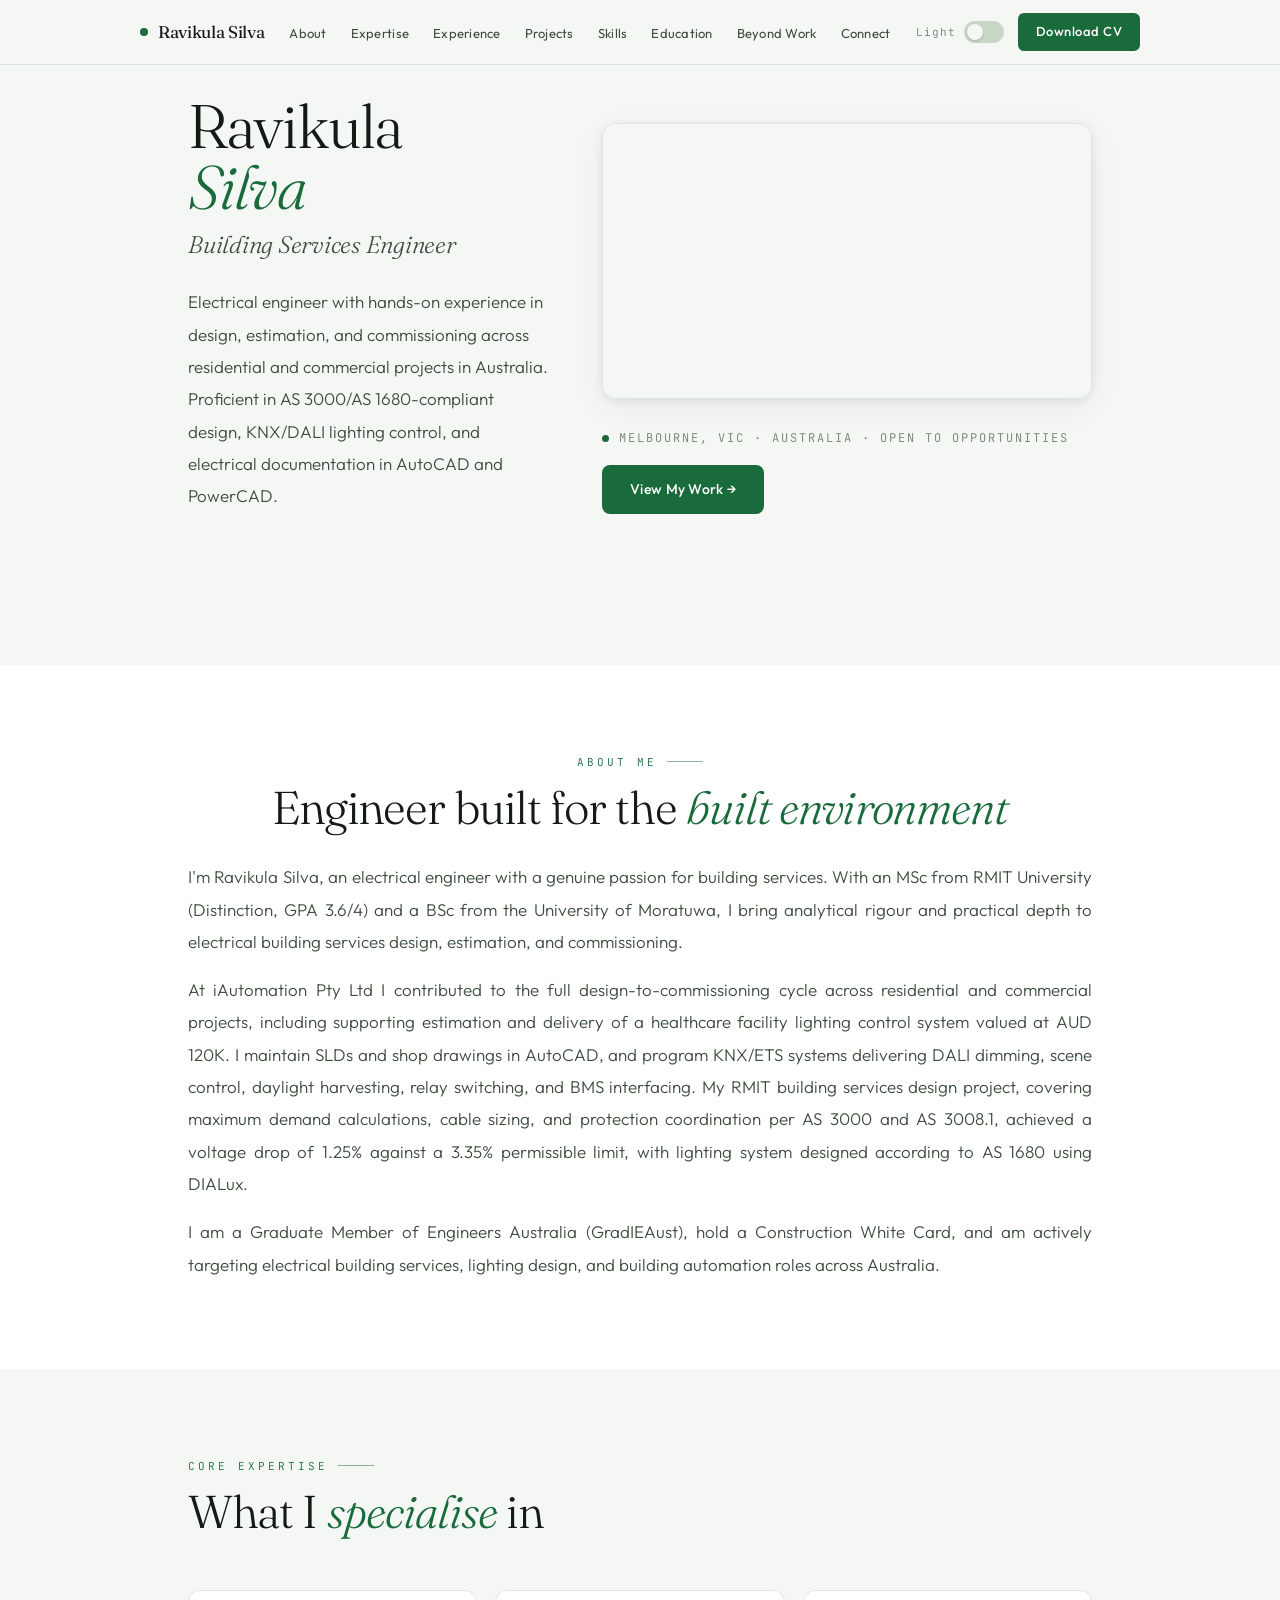
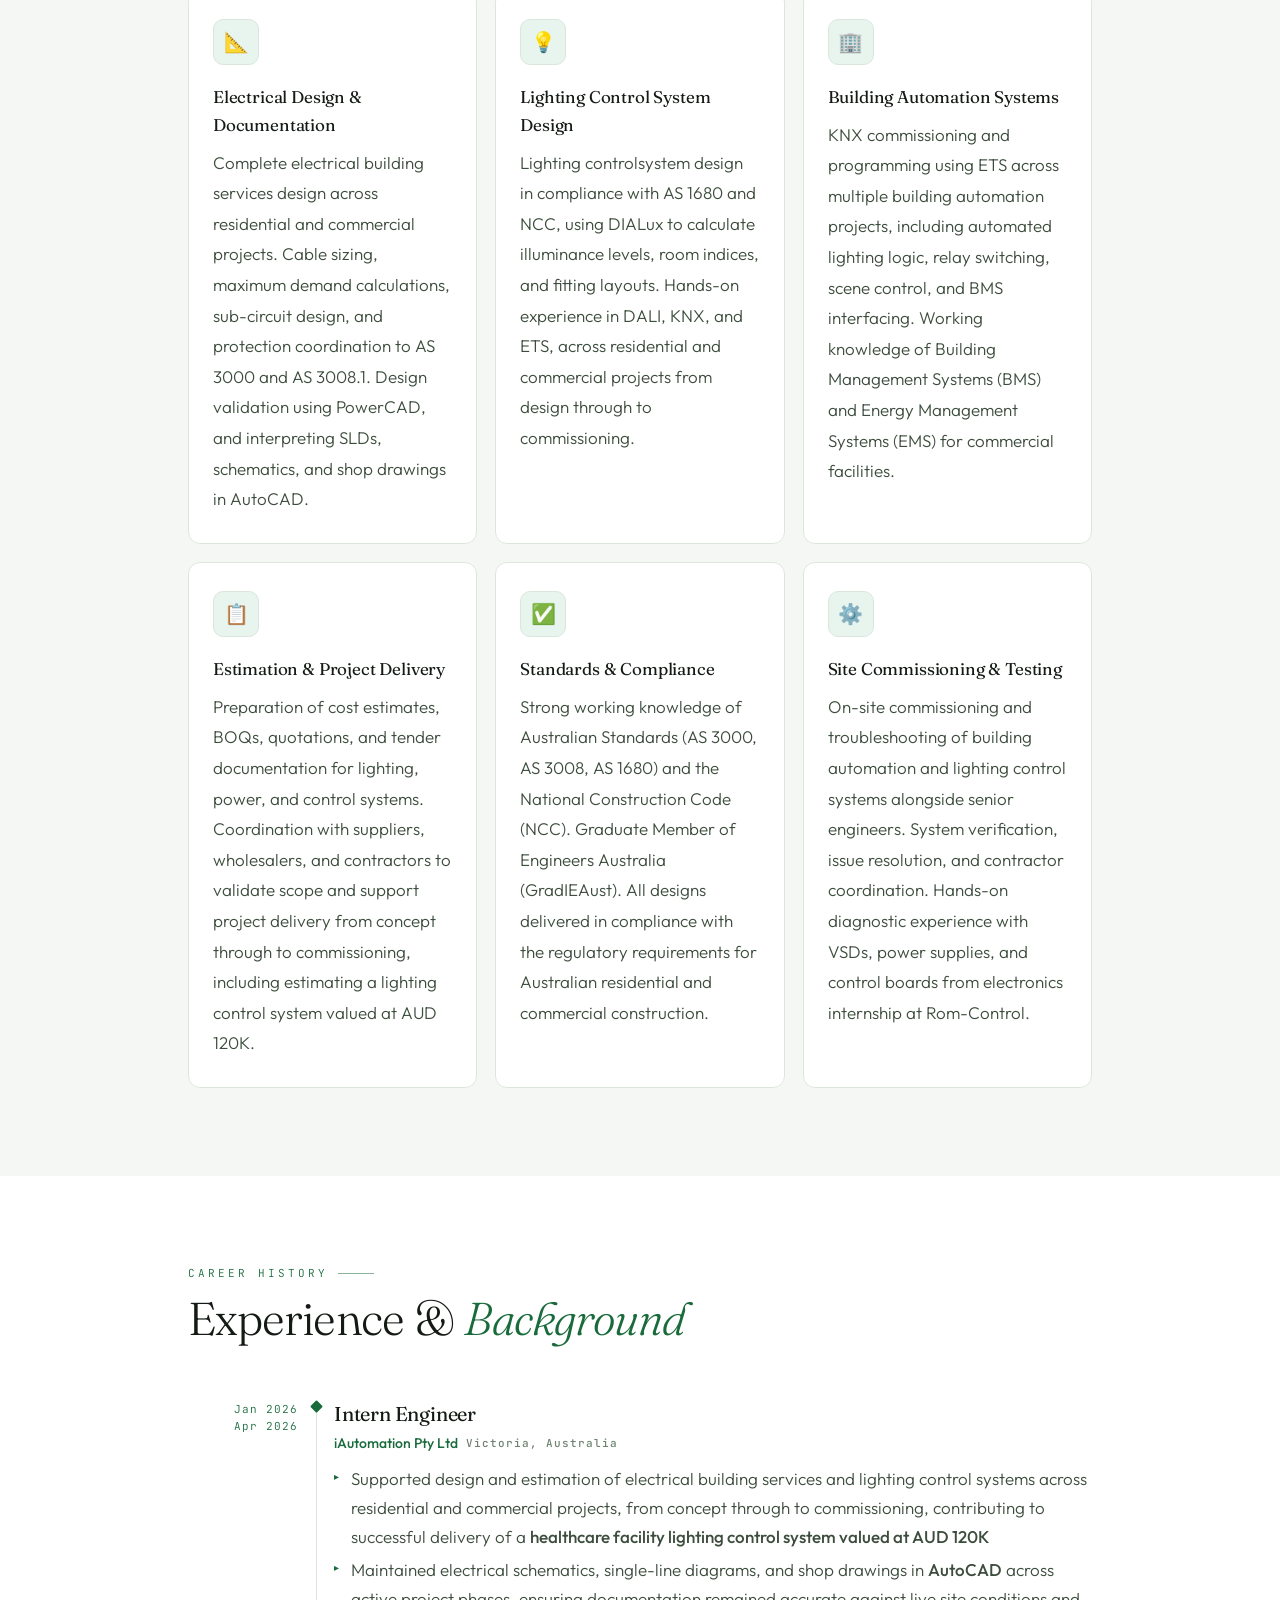
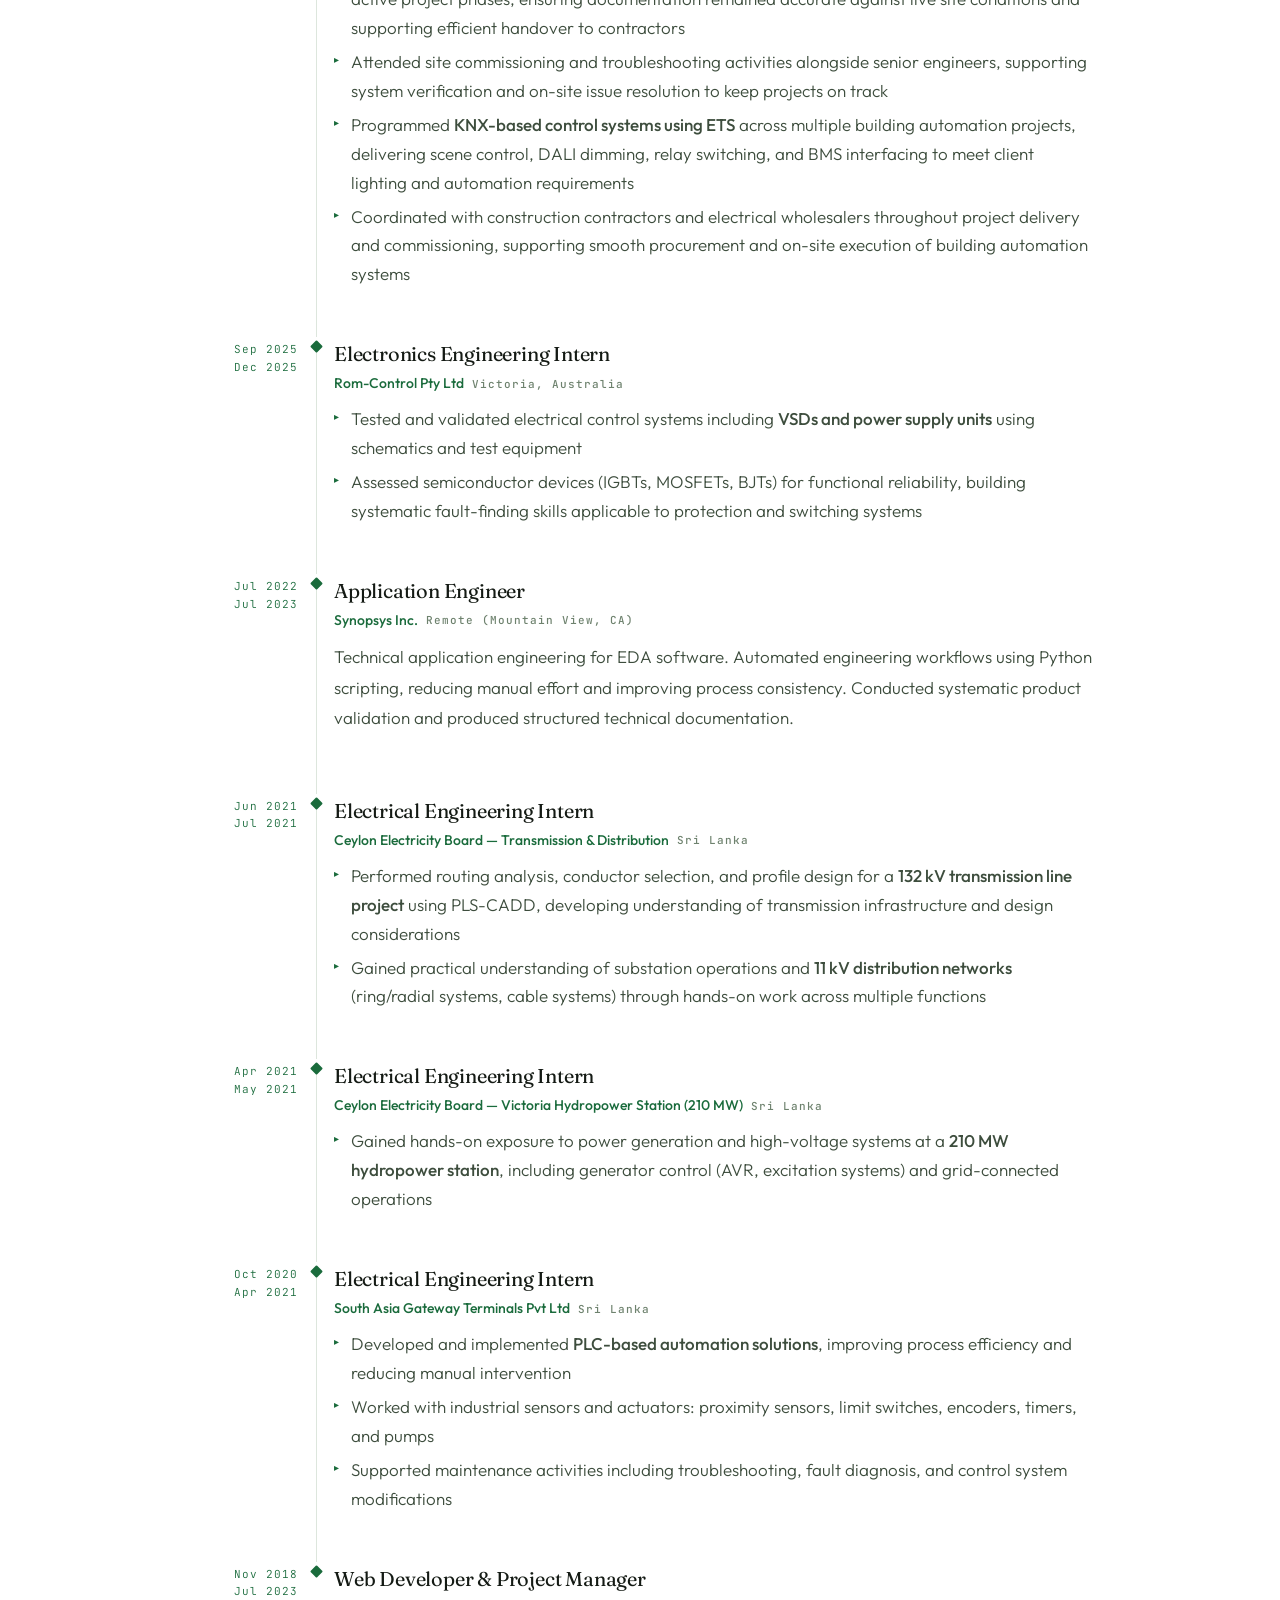
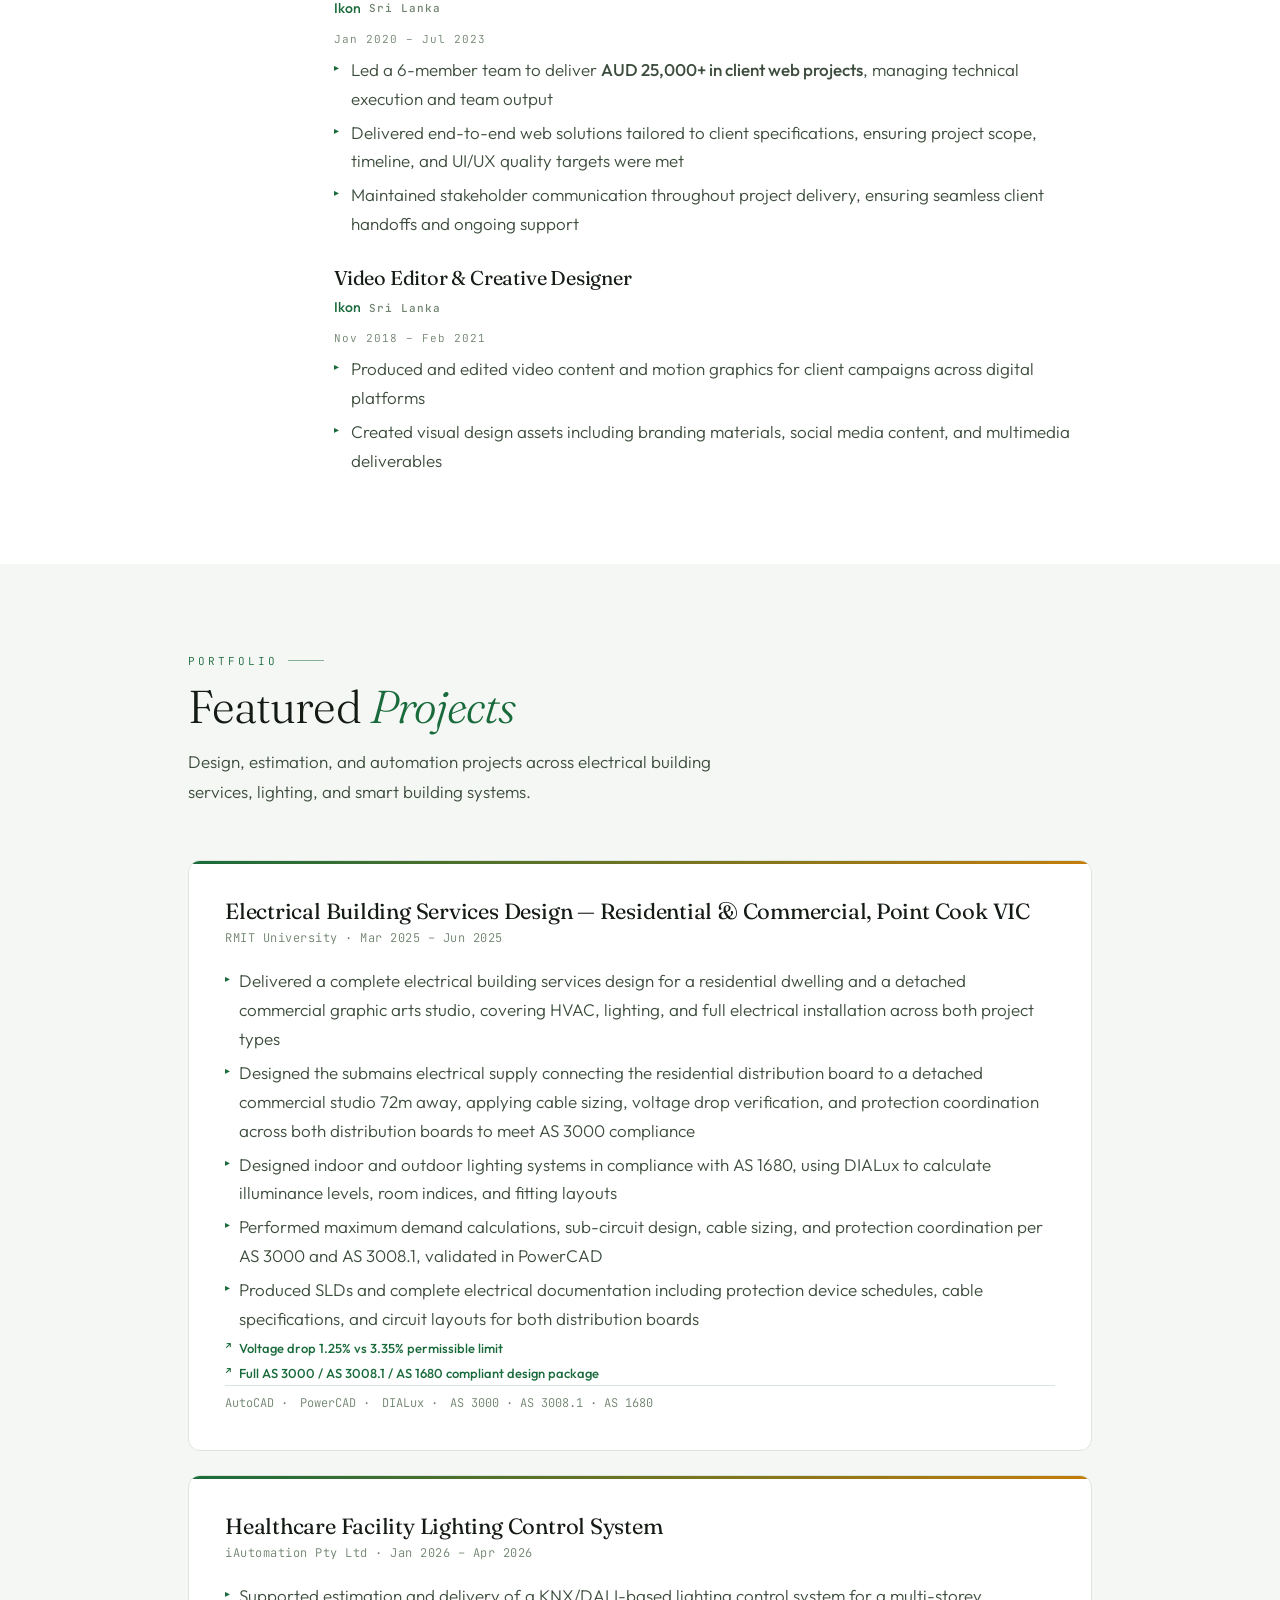
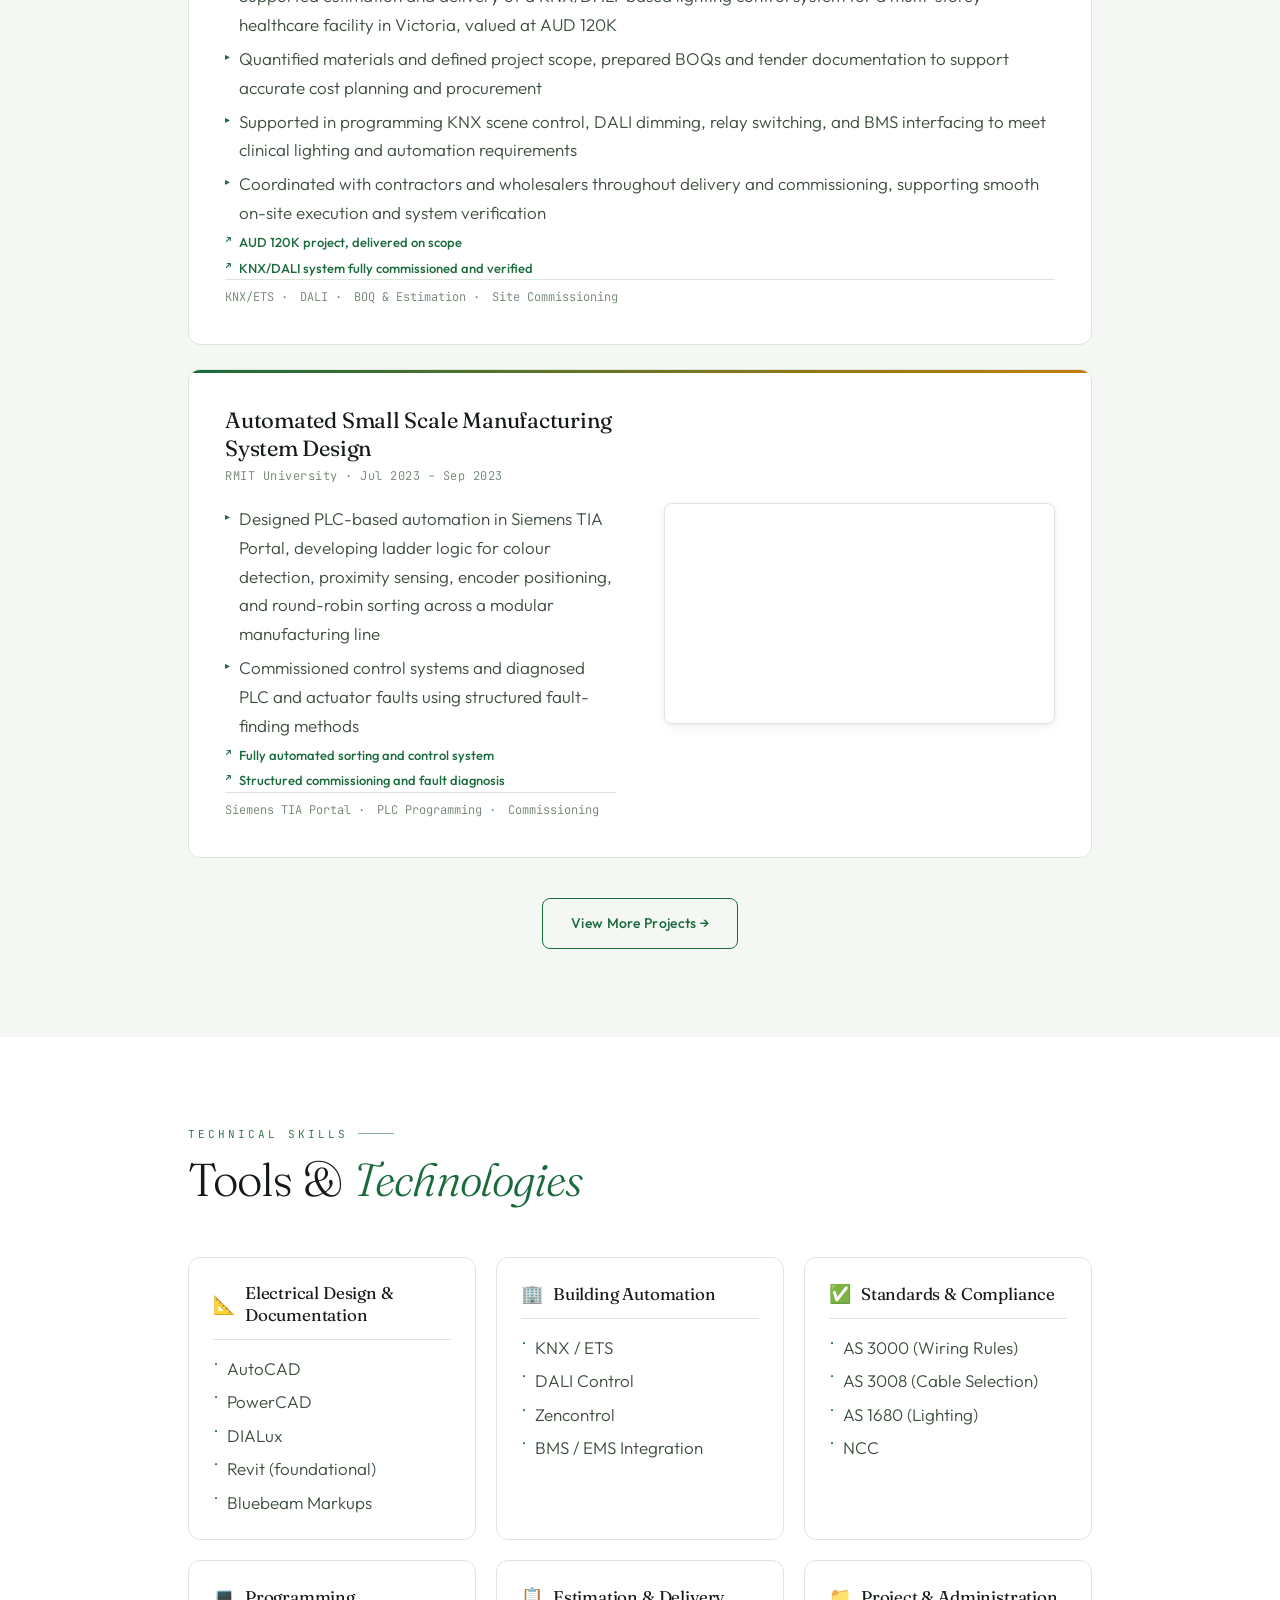
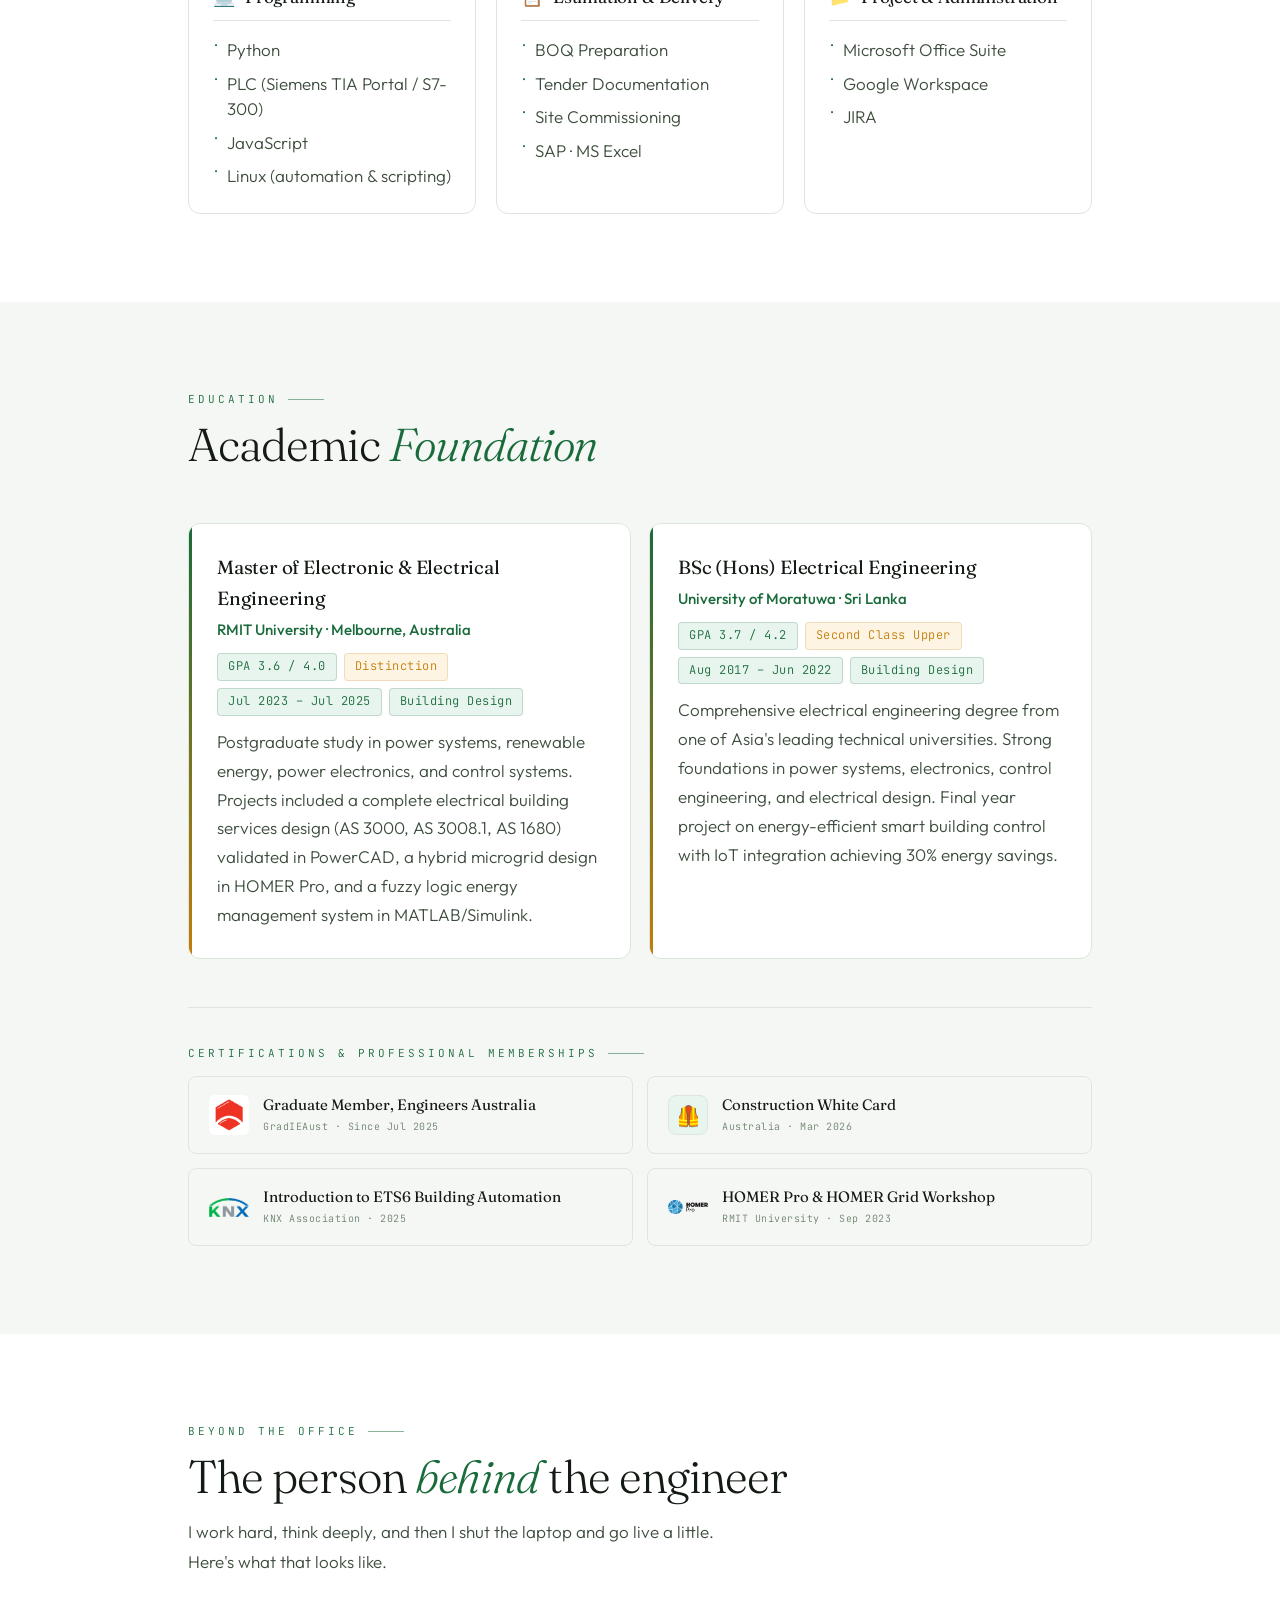
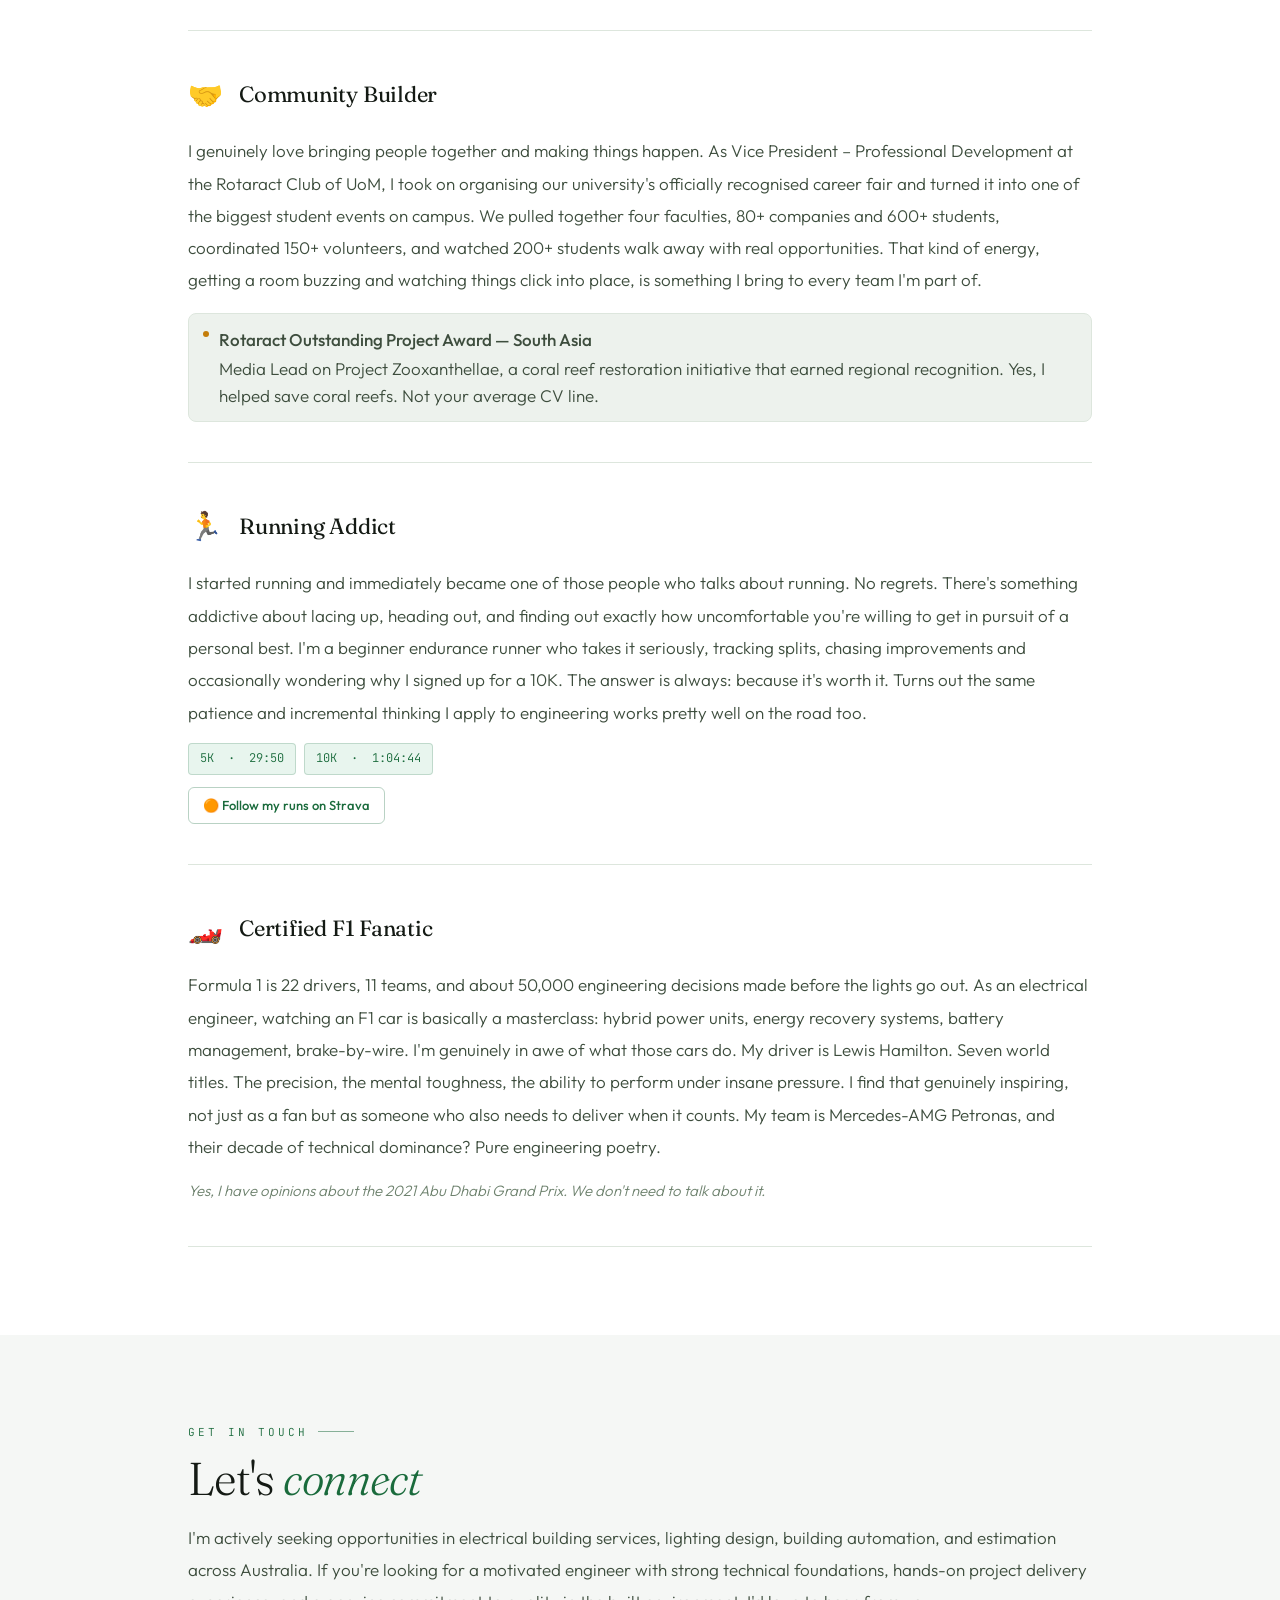
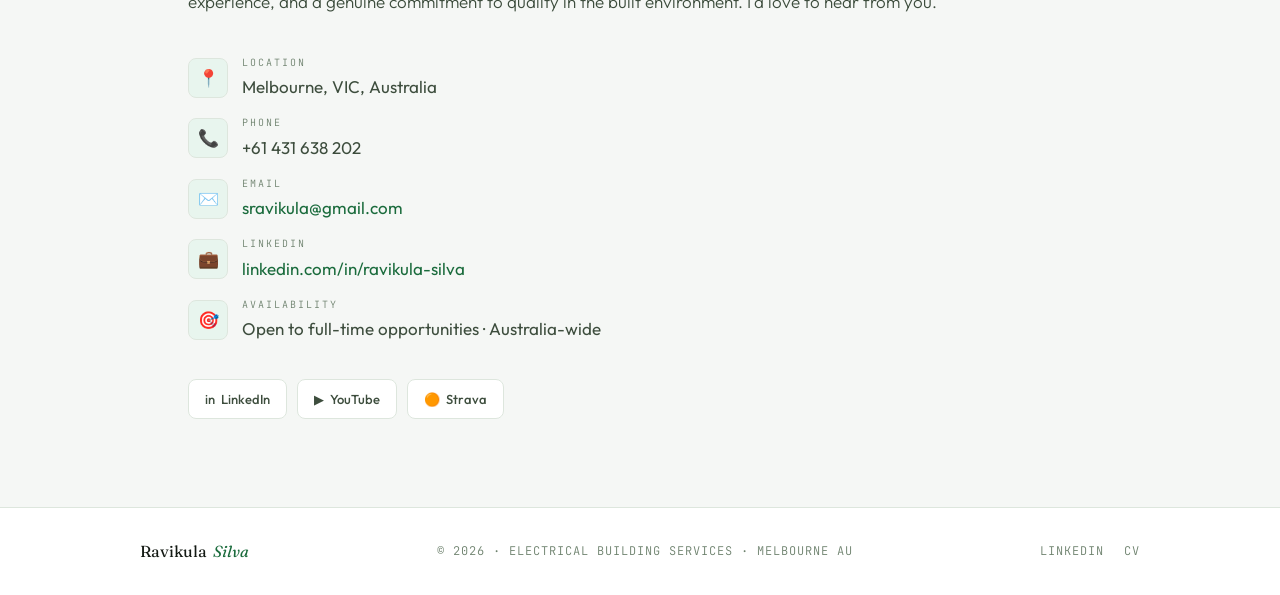
<file: index.html>
<!DOCTYPE html>
<html lang="en" data-theme="light">
<head>
  <meta charset="UTF-8">
  <meta name="viewport" content="width=device-width, initial-scale=1.0">
  <title>Ravikula Silva — Electrical Building Services Engineer</title>
  <meta name="description" content="Ravikula Silva — Electrical Building Services Engineer. Melbourne, Australia. MSc RMIT Distinction. AutoCAD, DIALux, KNX/ETS, PowerCAD, AS 3000, AS 1680, NCC.">
  <link rel="preconnect" href="https://fonts.googleapis.com">
  <link href="https://fonts.googleapis.com/css2?family=Fraunces:ital,wght@0,300;0,400;0,600;1,300;1,400&family=Outfit:wght@300;400;500;600&family=JetBrains+Mono:wght@400;500&display=swap" rel="stylesheet">
  <link rel="stylesheet" href="styles.css">
  <!-- Google tag (gtag.js) -->
  <script async src="https://www.googletagmanager.com/gtag/js?id=G-GCCTSZGXBN"></script>
  <script>
    window.dataLayer = window.dataLayer || [];
    function gtag(){dataLayer.push(arguments);}
    gtag('js', new Date());
    gtag('config', 'G-GCCTSZGXBN');
  </script>
</head>
<body>

<div id="prog"></div>

<!-- NAV -->
<nav id="mainNav">
  <div class="nav-inner">
    <a href="index.html" class="nav-logo" style="text-decoration:none;color:inherit">
      <div class="nav-logo-dot"></div>
      Ravikula Silva
    </a>
    <ul class="nav-links">
      <li><a href="#about">About</a></li>
      <li><a href="#expertise">Expertise</a></li>
      <li><a href="#experience">Experience</a></li>
      <li><a href="#projects">Projects</a></li>
      <li><a href="#skills">Skills</a></li>
      <li><a href="#education">Education</a></li>
      <li><a href="#beyond">Beyond Work</a></li>
      <li><a href="#connect">Connect</a></li>
    </ul>
    <div class="nav-right">
      <div class="theme-wrap">
        <span class="theme-lbl" id="themeLbl">Light</span>
        <button class="toggle" id="themeBtn" aria-label="Toggle theme"></button>
      </div>
      <a href="cv.pdf" download="Ravikula Silva Resume.pdf" target="_blank" class="nav-cv">Download CV</a>
      <button class="hamburger" id="ham" aria-label="Menu">
        <span></span><span></span><span></span>
      </button>
    </div>
  </div>
</nav>
<div class="mobile-nav" id="mobileNav">
  <a href="#about"      onclick="closeMob()">About</a>
  <a href="#expertise"  onclick="closeMob()">Expertise</a>
  <a href="#experience" onclick="closeMob()">Experience</a>
  <a href="#projects"   onclick="closeMob()">Projects</a>
  <a href="#skills"     onclick="closeMob()">Skills</a>
  <a href="#education"  onclick="closeMob()">Education</a>
  <a href="#beyond"     onclick="closeMob()">Beyond Work</a>
  <a href="#connect"    onclick="closeMob()">Connect</a>
</div>


<!-- HERO -->
<section style="padding-top:0" id="home">
  <div class="container">
    <div class="hero">
      <div class="hero-left">
        <h1 class="hero-name">Ravikula<br><em>Silva</em></h1>
        <p class="hero-role"> Building Services Engineer</p>
        <p class="hero-desc">Electrical engineer with hands-on experience in design, estimation, and commissioning across residential and commercial projects in Australia. Proficient in AS 3000/AS 1680-compliant design, KNX/DALI lighting control, and electrical documentation in AutoCAD and PowerCAD.</p>
      </div>
      <div class="hero-right">
        <div class="hero-video-wrap">
          <iframe
            width="100%"
            style="aspect-ratio:16/9;display:block"
            src="https://www.youtube.com/embed/LkDC4Zc4NE4"
            frameborder="0"
            allow="accelerometer; autoplay; clipboard-write; encrypted-media; gyroscope; picture-in-picture"
            allowfullscreen>
          </iframe>
        </div>
        <div class="hero-video-footer">
          <div class="hero-eyebrow">
            <div class="loc-dot"></div>
            <span class="hero-eyebrow-txt">Melbourne, VIC · Australia · Open to opportunities</span>
          </div>
          <a href="#projects" class="btn-p">View My Work &rarr;</a>
        </div>
      </div>
    </div>
  </div>
</section>


<!-- ABOUT -->
<section class="about-bg" id="about">
  <div class="container">
    <div class="reveal">
      <div class="eyebrow">About Me</div>
      <h2 class="sec-title">Engineer built for the <em>built environment</em></h2>
    </div>
    <div class="about-text reveal" style="margin-top:28px; transition-delay:.1s">
      <p>I'm Ravikula Silva, an electrical engineer with a genuine passion for building services. With an MSc from RMIT University (Distinction, GPA 3.6/4) and a BSc from the University of Moratuwa, I bring analytical rigour and practical depth to electrical building services design, estimation, and commissioning.</p>
      <p>At iAutomation Pty Ltd I contributed to the full design-to-commissioning cycle across residential and commercial projects, including supporting estimation and delivery of a healthcare facility lighting control system valued at AUD 120K. I maintain SLDs and shop drawings in AutoCAD, and program KNX/ETS systems delivering DALI dimming, scene control, daylight harvesting, relay switching, and BMS interfacing. 
        My RMIT building services design project, covering maximum demand calculations, cable sizing, and protection coordination per AS 3000 and AS 3008.1, achieved a voltage drop of 1.25% against a 3.35% permissible limit, with lighting system designed according to AS 1680 using DIALux.</p>
      <p>I am a Graduate Member of Engineers Australia (GradIEAust), hold a Construction White Card, and am actively targeting electrical building services, lighting design, and building automation roles across Australia.</p>
    </div>
  </div>
</section>


<!-- EXPERTISE -->
<section class="exp-bg" id="expertise">
  <div class="container">
    <div class="reveal">
      <div class="eyebrow">Core Expertise</div>
      <h2 class="sec-title">What I <em>specialise</em> in</h2>
    </div>
    <div class="exp-grid">
      <div class="exp-card reveal">
        <div class="exp-icon">📐</div>
        <div class="exp-title">Electrical Design &amp; Documentation</div>
        <p class="exp-desc">Complete electrical building services design across residential and commercial projects. Cable sizing, maximum demand calculations, sub-circuit design, and protection coordination to AS 3000 and AS 3008.1. Design validation using PowerCAD, and interpreting SLDs, schematics, and shop drawings in AutoCAD.</p>
      </div>
      <div class="exp-card reveal" style="transition-delay:.08s">
        <div class="exp-icon">💡</div>
        <div class="exp-title">Lighting Control System Design</div>
        <p class="exp-desc">Lighting controlsystem design in compliance with AS 1680 and NCC, using DIALux to calculate illuminance levels, room indices, and fitting layouts. Hands-on experience in DALI, KNX, and ETS, across residential and commercial projects from design through to commissioning.</p>
      </div>
      <div class="exp-card reveal" style="transition-delay:.16s">
        <div class="exp-icon">🏢</div>
        <div class="exp-title">Building Automation Systems</div>
        <p class="exp-desc">KNX commissioning and programming using ETS across multiple building automation projects, including automated lighting logic, relay switching, scene control, and BMS interfacing. Working knowledge of Building Management Systems (BMS) and Energy Management Systems (EMS) for commercial facilities.</p>
      </div>
      <div class="exp-card reveal" style="transition-delay:.04s">
        <div class="exp-icon">📋</div>
        <div class="exp-title">Estimation &amp; Project Delivery</div>
        <p class="exp-desc">Preparation of cost estimates, BOQs, quotations, and tender documentation for lighting, power, and control systems. Coordination with suppliers, wholesalers, and contractors to validate scope and support project delivery from concept through to commissioning, including estimating a lighting control system valued at AUD 120K.</p>
      </div>
      <div class="exp-card reveal" style="transition-delay:.12s">
        <div class="exp-icon">✅</div>
        <div class="exp-title">Standards &amp; Compliance</div>
        <p class="exp-desc">Strong working knowledge of Australian Standards (AS 3000, AS 3008, AS 1680) and the National Construction Code (NCC). Graduate Member of Engineers Australia (GradIEAust). All designs delivered in compliance with the regulatory requirements for Australian residential and commercial construction.</p>
      </div>
      <div class="exp-card reveal" style="transition-delay:.20s">
        <div class="exp-icon">⚙️</div>
        <div class="exp-title">Site Commissioning &amp; Testing</div>
        <p class="exp-desc">On-site commissioning and troubleshooting of building automation and lighting control systems alongside senior engineers. System verification, issue resolution, and contractor coordination. Hands-on diagnostic experience with VSDs, power supplies, and control boards from electronics internship at Rom-Control.</p>
      </div>
    </div>
  </div>
</section>


<!-- EXPERIENCE -->
<section class="tl-bg" id="experience">
  <div class="container">
    <div class="reveal">
      <div class="eyebrow">Career History</div>
      <h2 class="sec-title">Experience &amp; <em>Background</em></h2>
    </div>
    <div class="timeline">

      <div class="tl-item reveal">
        <div class="tl-left">
          <div class="tl-date">Jan 2026<br>Apr 2026</div>
          <div class="tl-diamond"></div>
        </div>
        <div class="tl-right">
          <div class="tl-role">Intern Engineer</div>
          <div class="tl-company">iAutomation Pty Ltd <span class="tl-loc">Victoria, Australia</span></div>
          <div class="tl-pts">
            <div class="tl-pt">Supported design and estimation of electrical building services and lighting control systems across residential and commercial projects, from concept through to commissioning, contributing to successful delivery of a <strong>healthcare facility lighting control system valued at AUD 120K</strong></div>
            <div class="tl-pt">Maintained electrical schematics, single-line diagrams, and shop drawings in <strong>AutoCAD</strong> across active project phases, ensuring documentation remained accurate against live site conditions and supporting efficient handover to contractors</div>
            <div class="tl-pt">Attended site commissioning and troubleshooting activities alongside senior engineers, supporting system verification and on-site issue resolution to keep projects on track</div>
            <div class="tl-pt">Programmed <strong>KNX-based control systems using ETS</strong> across multiple building automation projects, delivering scene control, DALI dimming, relay switching, and BMS interfacing to meet client lighting and automation requirements</div>
            <div class="tl-pt">Coordinated with construction contractors and electrical wholesalers throughout project delivery and commissioning, supporting smooth procurement and on-site execution of building automation systems</div>
          </div>
        </div>
      </div>

      <div class="tl-item reveal">
        <div class="tl-left">
          <div class="tl-date">Sep 2025<br>Dec 2025</div>
          <div class="tl-diamond"></div>
        </div>
        <div class="tl-right">
          <div class="tl-role">Electronics Engineering Intern</div>
          <div class="tl-company">Rom-Control Pty Ltd <span class="tl-loc">Victoria, Australia</span></div>
          <div class="tl-pts">
            <div class="tl-pt">Tested and validated electrical control systems including <strong>VSDs and power supply units</strong> using schematics and test equipment</div>
            <div class="tl-pt">Assessed semiconductor devices (IGBTs, MOSFETs, BJTs) for functional reliability, building systematic fault-finding skills applicable to protection and switching systems</div>
          </div>
        </div>
      </div>

      <div class="tl-item reveal">
        <div class="tl-left">
          <div class="tl-date">Jul 2022<br>Jul 2023</div>
          <div class="tl-diamond"></div>
        </div>
        <div class="tl-right">
          <div class="tl-role">Application Engineer</div>
          <div class="tl-company">Synopsys Inc. <span class="tl-loc">Remote (Mountain View, CA)</span></div>
          <p class="tl-desc">Technical application engineering for EDA software. Automated engineering workflows using Python scripting, reducing manual effort and improving process consistency. Conducted systematic product validation and produced structured technical documentation.</p>
        </div>
      </div>

      <div class="tl-item reveal">
        <div class="tl-left">
          <div class="tl-date">Jun 2021<br>Jul 2021</div>
          <div class="tl-diamond"></div>
        </div>
        <div class="tl-right">
          <div class="tl-role">Electrical Engineering Intern</div>
          <div class="tl-company">Ceylon Electricity Board — Transmission &amp; Distribution <span class="tl-loc">Sri Lanka</span></div>
          <div class="tl-pts">
            <div class="tl-pt">Performed routing analysis, conductor selection, and profile design for a <strong>132 kV transmission line project</strong> using PLS-CADD, developing understanding of transmission infrastructure and design considerations</div>
            <div class="tl-pt">Gained practical understanding of substation operations and <strong>11 kV distribution networks</strong> (ring/radial systems, cable systems) through hands-on work across multiple functions</div>
          </div>
        </div>
      </div>

      <div class="tl-item reveal">
        <div class="tl-left">
          <div class="tl-date">Apr 2021<br>May 2021</div>
          <div class="tl-diamond"></div>
        </div>
        <div class="tl-right">
          <div class="tl-role">Electrical Engineering Intern</div>
          <div class="tl-company">Ceylon Electricity Board — Victoria Hydropower Station (210 MW) <span class="tl-loc">Sri Lanka</span></div>
          <div class="tl-pts">
            <div class="tl-pt">Gained hands-on exposure to power generation and high-voltage systems at a <strong>210 MW hydropower station</strong>, including generator control (AVR, excitation systems) and grid-connected operations</div>
          </div>
        </div>
      </div>

      <div class="tl-item reveal">
        <div class="tl-left">
          <div class="tl-date">Oct 2020<br>Apr 2021</div>
          <div class="tl-diamond"></div>
        </div>
        <div class="tl-right">
          <div class="tl-role">Electrical Engineering Intern</div>
          <div class="tl-company">South Asia Gateway Terminals Pvt Ltd <span class="tl-loc">Sri Lanka</span></div>
          <div class="tl-pts">
            <div class="tl-pt">Developed and implemented <strong>PLC-based automation solutions</strong>, improving process efficiency and reducing manual intervention</div>
            <div class="tl-pt">Worked with industrial sensors and actuators: proximity sensors, limit switches, encoders, timers, and pumps</div>
            <div class="tl-pt">Supported maintenance activities including troubleshooting, fault diagnosis, and control system modifications</div>
          </div>
        </div>
      </div>

      <div class="tl-item reveal">
        <div class="tl-left">
          <div class="tl-date">Nov 2018<br>Jul 2023</div>
          <div class="tl-diamond"></div>
        </div>
        <div class="tl-right">
          <div class="tl-role">Web Developer &amp; Project Manager</div>
          <div class="tl-company">Ikon <span class="tl-loc">Sri Lanka</span></div>
          <div class="tl-loc" style="margin-bottom:8px">Jan 2020 – Jul 2023</div>
          <div class="tl-pts">
            <div class="tl-pt">Led a 6-member team to deliver <strong>AUD 25,000+ in client web projects</strong>, managing technical execution and team output</div>
            <div class="tl-pt">Delivered end-to-end web solutions tailored to client specifications, ensuring project scope, timeline, and UI/UX quality targets were met</div>
            <div class="tl-pt">Maintained stakeholder communication throughout project delivery, ensuring seamless client handoffs and ongoing support</div>
          </div>

          <div class="tl-role" style="margin-top:22px">Video Editor &amp; Creative Designer</div>
          <div class="tl-company">Ikon <span class="tl-loc">Sri Lanka</span></div>
          <div class="tl-loc" style="margin-bottom:8px">Nov 2018 – Feb 2021</div>
          <div class="tl-pts">
            <div class="tl-pt">Produced and edited video content and motion graphics for client campaigns across digital platforms</div>
            <div class="tl-pt">Created visual design assets including branding materials, social media content, and multimedia deliverables</div>
          </div>
        </div>
      </div>

    </div>
  </div>
</section>


<!-- PROJECTS -->
<section class="proj-bg" id="projects">
  <div class="container">
    <div class="reveal">
      <div class="eyebrow">Portfolio</div>
      <h2 class="sec-title">Featured <em>Projects</em></h2>
      <p class="sec-sub">Design, estimation, and automation projects across electrical building services, lighting, and smart building systems.</p>
    </div>
    <div class="feat-list">

      <!-- 01 — Electrical Building Services Design -->
      <div class="feat-item feat-item--full reveal">
        <div class="feat-content">
<div class="feat-title">Electrical Building Services Design — Residential &amp; Commercial, Point Cook VIC</div>
          <div class="feat-origin">RMIT University · Mar 2025 – Jun 2025</div>
          <div class="proj-bullets">
            <div class="proj-bullet">Delivered a complete electrical building services design for a residential dwelling and a detached commercial graphic arts studio, covering HVAC, lighting, and full electrical installation across both project types</div>
            <div class="proj-bullet">Designed the submains electrical supply connecting the residential distribution board to a detached commercial studio 72m away, applying cable sizing, voltage drop verification, and protection coordination across both distribution boards to meet AS 3000 compliance</div>
            <div class="proj-bullet">Designed indoor and outdoor lighting systems in compliance with AS 1680, using DIALux to calculate illuminance levels, room indices, and fitting layouts</div>
            <div class="proj-bullet">Performed maximum demand calculations, sub-circuit design, cable sizing, and protection coordination per AS 3000 and AS 3008.1, validated in PowerCAD</div>
            <div class="proj-bullet">Produced SLDs and complete electrical documentation including protection device schedules, cable specifications, and circuit layouts for both distribution boards</div>
          </div>
          <div class="proj-outcomes">
            <div class="proj-outcome">Voltage drop 1.25% vs 3.35% permissible limit</div>
            <div class="proj-outcome">Full AS 3000 / AS 3008.1 / AS 1680 compliant design package</div>
          </div>
          <div class="proj-tools">
            <span class="proj-tool">AutoCAD&nbsp;·&nbsp;</span>
            <span class="proj-tool">PowerCAD&nbsp;·&nbsp;</span>
            <span class="proj-tool">DIALux&nbsp;·&nbsp;</span>
            <span class="proj-tool">AS 3000 · AS 3008.1 · AS 1680</span>
          </div>
        </div>
      </div>

      <!-- 02 — Healthcare Facility Lighting Control -->
      <div class="feat-item feat-item--full reveal">
        <div class="feat-content">
<div class="feat-title">Healthcare Facility Lighting Control System</div>
          <div class="feat-origin">iAutomation Pty Ltd · Jan 2026 – Apr 2026</div>
          <div class="proj-bullets">
            <div class="proj-bullet">Supported estimation and delivery of a KNX/DALI-based lighting control system for a multi-storey healthcare facility in Victoria, valued at AUD 120K</div>
            <div class="proj-bullet">Quantified materials and defined project scope, prepared BOQs and tender documentation to support accurate cost planning and procurement</div>
            <div class="proj-bullet">Supported in programming KNX scene control, DALI dimming, relay switching, and BMS interfacing to meet clinical lighting and automation requirements</div>
            <div class="proj-bullet">Coordinated with contractors and wholesalers throughout delivery and commissioning, supporting smooth on-site execution and system verification</div>
          </div>
          <div class="proj-outcomes">
            <div class="proj-outcome">AUD 120K project, delivered on scope</div>
            <div class="proj-outcome">KNX/DALI system fully commissioned and verified</div>
          </div>
          <div class="proj-tools">
            <span class="proj-tool">KNX/ETS&nbsp;·&nbsp;</span>
            <span class="proj-tool">DALI&nbsp;·&nbsp;</span>
            <span class="proj-tool">BOQ &amp; Estimation&nbsp;·&nbsp;</span>
            <span class="proj-tool">Site Commissioning</span>
          </div>
        </div>
      </div>

      <!-- 03 — Automated Manufacturing System -->
      <div class="feat-item reveal">
        <div class="feat-content">
<div class="feat-title">Automated Small Scale Manufacturing System Design</div>
          <div class="feat-origin">RMIT University · Jul 2023 – Sep 2023</div>
          <div class="proj-bullets">
            <div class="proj-bullet">Designed PLC-based automation in Siemens TIA Portal, developing ladder logic for colour detection, proximity sensing, encoder positioning, and round-robin sorting across a modular manufacturing line</div>
            <div class="proj-bullet">Commissioned control systems and diagnosed PLC and actuator faults using structured fault-finding methods</div>
          </div>
          <div class="proj-outcomes">
            <div class="proj-outcome">Fully automated sorting and control system</div>
            <div class="proj-outcome">Structured commissioning and fault diagnosis</div>
          </div>
          <div class="proj-tools">
            <span class="proj-tool">Siemens TIA Portal&nbsp;·&nbsp;</span>
            <span class="proj-tool">PLC Programming&nbsp;·&nbsp;</span>
            <span class="proj-tool">Commissioning</span>
          </div>
        </div>
        <div class="feat-media">
          <div class="feat-video-wrap">
            <iframe
              width="100%"
              style="aspect-ratio:16/9;display:block"
              src="https://www.youtube.com/embed/azpqjwM5gmY"
              frameborder="0"
              allow="accelerometer; autoplay; clipboard-write; encrypted-media; gyroscope; picture-in-picture"
              allowfullscreen>
            </iframe>
          </div>
        </div>
      </div>

    </div>

    <div class="proj-more reveal">
      <a href="projects.html" class="btn-outline">View More Projects &rarr;</a>
    </div>

  </div>
</section>


<!-- SKILLS -->
<section class="skills-bg" id="skills">
  <div class="container">
    <div class="reveal">
      <div class="eyebrow">Technical Skills</div>
      <h2 class="sec-title">Tools &amp; <em>Technologies</em></h2>
    </div>
    <div class="tools-grid">

      <div class="tool-card reveal">
        <div class="tool-cat"><span class="tool-cat-icon">📐</span>Electrical Design &amp; Documentation</div>
        <div class="tool-list">
          <div class="tool-item">AutoCAD</div>
          <div class="tool-item">PowerCAD</div>
          <div class="tool-item">DIALux</div>
          <div class="tool-item">Revit (foundational)</div>
          <div class="tool-item">Bluebeam Markups</div>
        </div>
      </div>

      <div class="tool-card reveal" style="transition-delay:.07s">
        <div class="tool-cat"><span class="tool-cat-icon">🏢</span>Building Automation</div>
        <div class="tool-list">
          <div class="tool-item">KNX / ETS</div>
          <div class="tool-item">DALI Control</div>
          <div class="tool-item">Zencontrol</div>
          <div class="tool-item">BMS / EMS Integration</div>
        </div>
      </div>

      <div class="tool-card reveal" style="transition-delay:.14s">
        <div class="tool-cat"><span class="tool-cat-icon">✅</span>Standards &amp; Compliance</div>
        <div class="tool-list">
          <div class="tool-item">AS 3000 (Wiring Rules)</div>
          <div class="tool-item">AS 3008 (Cable Selection)</div>
          <div class="tool-item">AS 1680 (Lighting)</div>
          <div class="tool-item">NCC</div>
        </div>
      </div>

      <div class="tool-card reveal" style="transition-delay:.03s">
        <div class="tool-cat"><span class="tool-cat-icon">💻</span>Programming</div>
        <div class="tool-list">
          <div class="tool-item">Python</div>
          <div class="tool-item">PLC (Siemens TIA Portal / S7-300)</div>
          <div class="tool-item">JavaScript</div>
          <div class="tool-item">Linux (automation &amp; scripting)</div>
        </div>
      </div>

      <div class="tool-card reveal" style="transition-delay:.10s">
        <div class="tool-cat"><span class="tool-cat-icon">📋</span>Estimation &amp; Delivery</div>
        <div class="tool-list">
          <div class="tool-item">BOQ Preparation</div>
          <div class="tool-item">Tender Documentation</div>
          <div class="tool-item">Site Commissioning</div>
          <div class="tool-item">SAP · MS Excel</div>
        </div>
      </div>

      <div class="tool-card reveal" style="transition-delay:.17s">
        <div class="tool-cat"><span class="tool-cat-icon">📁</span>Project &amp; Administration</div>
        <div class="tool-list">
          <div class="tool-item">Microsoft Office Suite</div>
          <div class="tool-item">Google Workspace</div>
          <div class="tool-item">JIRA</div>
        </div>
      </div>

    </div>
  </div>
</section>


<!-- EDUCATION -->
<section class="edu-bg" id="education">
  <div class="container">
    <div class="reveal">
      <div class="eyebrow">Education</div>
      <h2 class="sec-title">Academic <em>Foundation</em></h2>
    </div>
    <div class="edu-grid">
      <div class="edu-card reveal">
        <div class="edu-degree">Master of Electronic &amp; Electrical Engineering</div>
        <div class="edu-uni">RMIT University · Melbourne, Australia</div>
        <div class="edu-meta">
          <span class="edu-badge">GPA 3.6 / 4.0</span>
          <span class="edu-badge gold">Distinction</span>
          <span class="edu-badge">Jul 2023 – Jul 2025</span>
          <span class="edu-badge">Building Design</span>
        </div>
        <div class="edu-detail">Postgraduate study in power systems, renewable energy, power electronics, and control systems. Projects included a complete electrical building services design (AS 3000, AS 3008.1, AS 1680) validated in PowerCAD, a hybrid microgrid design in HOMER Pro, and a fuzzy logic energy management system in MATLAB/Simulink.</div>
      </div>
      <div class="edu-card reveal" style="transition-delay:.15s">
        <div class="edu-degree">BSc (Hons) Electrical Engineering</div>
        <div class="edu-uni">University of Moratuwa · Sri Lanka</div>
        <div class="edu-meta">
          <span class="edu-badge">GPA 3.7 / 4.2</span>
          <span class="edu-badge gold">Second Class Upper</span>
          <span class="edu-badge">Aug 2017 – Jun 2022</span>
          <span class="edu-badge">Building Design</span>
        </div>
        <div class="edu-detail">Comprehensive electrical engineering degree from one of Asia's leading technical universities. Strong foundations in power systems, electronics, control engineering, and electrical design. Final year project on energy-efficient smart building control with IoT integration achieving 30% energy savings.</div>
      </div>
    </div>
    <div class="certs-wrap reveal" style="transition-delay:.1s">
      <div class="eyebrow">Certifications &amp; Professional Memberships</div>
      <div class="certs-grid">
        <div class="cert-card">
          <div class="cert-icon" style="background:none;border:none;padding:0">
            <img src="images/EA.png" alt="Engineers Australia" style="width:40px;height:40px;object-fit:contain;border-radius:6px">
          </div>
          <div>
            <div class="cert-name">Graduate Member, Engineers Australia</div>
            <div class="cert-meta">GradIEAust · Since Jul 2025</div>
          </div>
        </div>
        <div class="cert-card">
          <div class="cert-icon">🦺</div>
          <div>
            <div class="cert-name">Construction White Card</div>
            <div class="cert-meta">Australia · Mar 2026</div>
          </div>
        </div>
        <div class="cert-card">
          <div class="cert-icon" style="background:none;border:none;padding:0">
            <img src="images/KNX.png" alt="KNX Association" style="width:40px;height:40px;object-fit:contain;border-radius:6px">
          </div>
          <div>
            <div class="cert-name">Introduction to ETS6 Building Automation</div>
            <div class="cert-meta">KNX Association · 2025</div>
          </div>
        </div>
        <div class="cert-card">
          <div class="cert-icon" style="background:none;border:none;padding:0">
            <img src="images/hormer.png" alt="HOMER Pro" style="width:40px;height:40px;object-fit:contain;border-radius:6px">
          </div>
          <div>
            <div class="cert-name">HOMER Pro &amp; HOMER Grid Workshop</div>
            <div class="cert-meta">RMIT University · Sep 2023</div>
          </div>
        </div>
      </div>
    </div>
  </div>
</section>


<!-- BEYOND WORK -->
<section class="beyond-bg" id="beyond">
  <div class="container">
    <div class="reveal">
      <div class="eyebrow">Beyond the Office</div>
      <h2 class="sec-title">The person <em>behind</em> the engineer</h2>
      <p class="sec-sub">I work hard, think deeply, and then I shut the laptop and go live a little. Here's what that looks like.</p>
    </div>
    <div class="beyond-list">

      <div class="beyond-item reveal">
        <div class="beyond-item-header">
          <span class="beyond-item-icon">🤝</span>
          <h3 class="beyond-item-title">Community Builder</h3>
        </div>
        <div class="beyond-item-body">
          <p>I genuinely love bringing people together and making things happen. As Vice President – Professional Development at the Rotaract Club of UoM, I took on organising our university's officially recognised career fair and turned it into one of the biggest student events on campus. We pulled together four faculties, 80+ companies and 600+ students, coordinated 150+ volunteers, and watched 200+ students walk away with real opportunities. That kind of energy, getting a room buzzing and watching things click into place, is something I bring to every team I'm part of.</p>
          <!-- PHOTOS: uncomment when images are ready
          <div class="photo-gallery">
            <div class="photo-slot">
              <img src="../images/community-1.jpg" alt="Career Fair"
                onerror="this.parentElement.innerHTML='<div class=\'photo-slot-ph\'><div class=\'photo-slot-ph-icon\'>📸</div><div class=\'photo-slot-ph-txt\'>community-1.jpg</div></div>'">
            </div>
            <div class="photo-slot">
              <img src="../images/community-2.jpg" alt="Rotaract Event"
                onerror="this.parentElement.innerHTML='<div class=\'photo-slot-ph\'><div class=\'photo-slot-ph-icon\'>📸</div><div class=\'photo-slot-ph-txt\'>community-2.jpg</div></div>'">
            </div>
            <div class="photo-slot">
              <img src="../images/community-3.jpg" alt="Volunteering"
                onerror="this.parentElement.innerHTML='<div class=\'photo-slot-ph\'><div class=\'photo-slot-ph-icon\'>📸</div><div class=\'photo-slot-ph-txt\'>community-3.jpg</div></div>'">
            </div>
            <div class="photo-slot">
              <img src="../images/community-4.jpg" alt="Project Zooxanthellae"
                onerror="this.parentElement.innerHTML='<div class=\'photo-slot-ph\'><div class=\'photo-slot-ph-icon\'>📸</div><div class=\'photo-slot-ph-txt\'>community-4.jpg</div></div>'">
            </div>
          </div>
          -->
          <div class="award-box">
            <div class="award-dot"></div>
            <div class="award-txt">
              <strong>Rotaract Outstanding Project Award — South Asia</strong>
              Media Lead on Project Zooxanthellae, a coral reef restoration initiative that earned regional recognition. Yes, I helped save coral reefs. Not your average CV line.
            </div>
          </div>
        </div>
      </div>

      <div class="beyond-item reveal">
        <div class="beyond-item-header">
          <span class="beyond-item-icon">🏃</span>
          <h3 class="beyond-item-title">Running Addict</h3>
        </div>
        <div class="beyond-item-body">
          <p>I started running and immediately became one of those people who talks about running. No regrets. There's something addictive about lacing up, heading out, and finding out exactly how uncomfortable you're willing to get in pursuit of a personal best. I'm a beginner endurance runner who takes it seriously, tracking splits, chasing improvements and occasionally wondering why I signed up for a 10K. The answer is always: because it's worth it. Turns out the same patience and incremental thinking I apply to engineering works pretty well on the road too.</p>
          <div class="run-stats">
            <span class="run-stat">5K &nbsp;·&nbsp; 29:50</span>
            <span class="run-stat">10K &nbsp;·&nbsp; 1:04:44</span>
          </div>
          <a href="https://www.strava.com/athletes/ravikula" target="_blank" class="strava-link">🟠 Follow my runs on Strava</a>
        </div>
      </div>

      <div class="beyond-item reveal">
        <div class="beyond-item-header">
          <span class="beyond-item-icon">🏎️</span>
          <h3 class="beyond-item-title">Certified F1 Fanatic</h3>
        </div>
        <div class="beyond-item-body">
          <p>Formula 1 is 22 drivers, 11 teams, and about 50,000 engineering decisions made before the lights go out. As an electrical engineer, watching an F1 car is basically a masterclass: hybrid power units, energy recovery systems, battery management, brake-by-wire. I'm genuinely in awe of what those cars do. My driver is Lewis Hamilton. Seven world titles. The precision, the mental toughness, the ability to perform under insane pressure. I find that genuinely inspiring, not just as a fan but as someone who also needs to deliver when it counts. My team is Mercedes-AMG Petronas, and their decade of technical dominance? Pure engineering poetry.</p>
          <p class="beyond-footnote">Yes, I have opinions about the 2021 Abu Dhabi Grand Prix. We don't need to talk about it.</p>
        </div>
      </div>

    </div>
  </div>
</section>


<!-- CONNECT -->
<section class="connect-bg" id="connect">
  <div class="container">
    <div class="connect-inner reveal">
      <div class="eyebrow">Get In Touch</div>
      <h2 class="connect-h">Let's <em>connect</em></h2>
      <p class="connect-body">I'm actively seeking opportunities in electrical building services, lighting design, building automation, and estimation across Australia. If you're looking for a motivated engineer with strong technical foundations, hands-on project delivery experience, and a genuine commitment to quality in the built environment. I'd love to hear from you.</p>
      <div class="connect-items">
        <div class="c-item">
          <div class="c-ic">📍</div>
          <div><span class="c-lbl">Location</span><div class="c-val">Melbourne, VIC, Australia</div></div>
        </div>
        <div class="c-item">
          <div class="c-ic">📞</div>
          <div><span class="c-lbl">Phone</span><div class="c-val">+61 431 638 202</div></div>
        </div>
        <div class="c-item">
          <div class="c-ic">✉️</div>
          <div><span class="c-lbl">Email</span><div class="c-val"><a href="mailto:sravikula@gmail.com">sravikula@gmail.com</a></div></div>
        </div>
        <div class="c-item">
          <div class="c-ic">💼</div>
          <div><span class="c-lbl">LinkedIn</span><div class="c-val"><a href="https://www.linkedin.com/in/ravikula-silva/" target="_blank">linkedin.com/in/ravikula-silva</a></div></div>
        </div>
        <div class="c-item">
          <div class="c-ic">🎯</div>
          <div><span class="c-lbl">Availability</span><div class="c-val">Open to full-time opportunities · Australia-wide</div></div>
        </div>
      </div>
      <div class="socials">
        <a href="https://www.linkedin.com/in/ravikula-silva/" target="_blank" class="soc-btn">in &nbsp;LinkedIn</a>
        <a href="https://www.youtube.com/@RavikulaSilva"      target="_blank" class="soc-btn">▶ &nbsp;YouTube</a>
        <a href="https://www.strava.com/athletes/ravikula"    target="_blank" class="soc-btn">🟠 &nbsp;Strava</a>
      </div>
    </div>
  </div>
</section>


<!-- FOOTER -->
<footer>
  <div class="foot-inner">
    <div class="foot-logo">Ravikula <em>Silva</em></div>
    <div class="foot-copy">© 2026 · ELECTRICAL BUILDING SERVICES · MELBOURNE AU</div>
    <div class="foot-links">
      <a href="https://www.linkedin.com/in/ravikula-silva/" target="_blank">LinkedIn</a>
      <a href="cv.pdf" download="Ravikula Silva Resume.pdf" target="_blank">CV</a>
    </div>
  </div>
</footer>

<script src="js/main.js"></script>
</body>
</html>
</file>
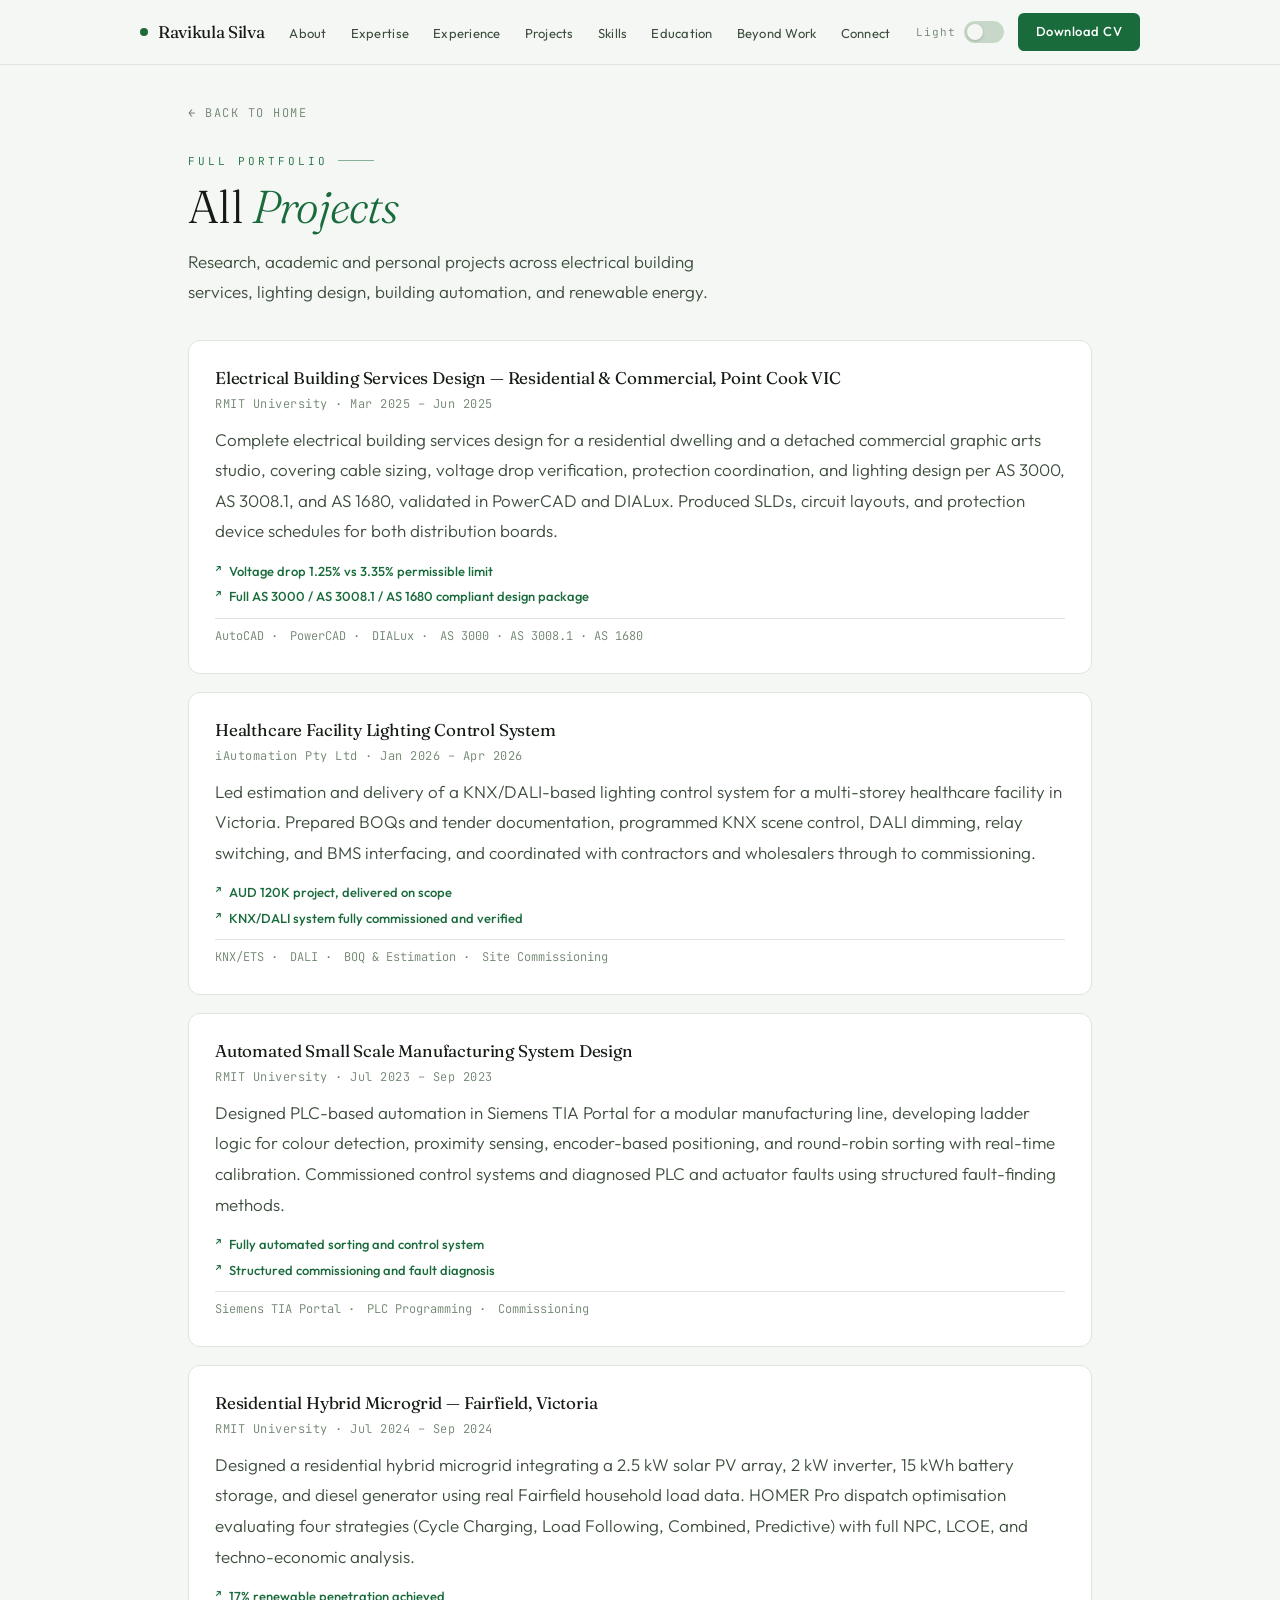
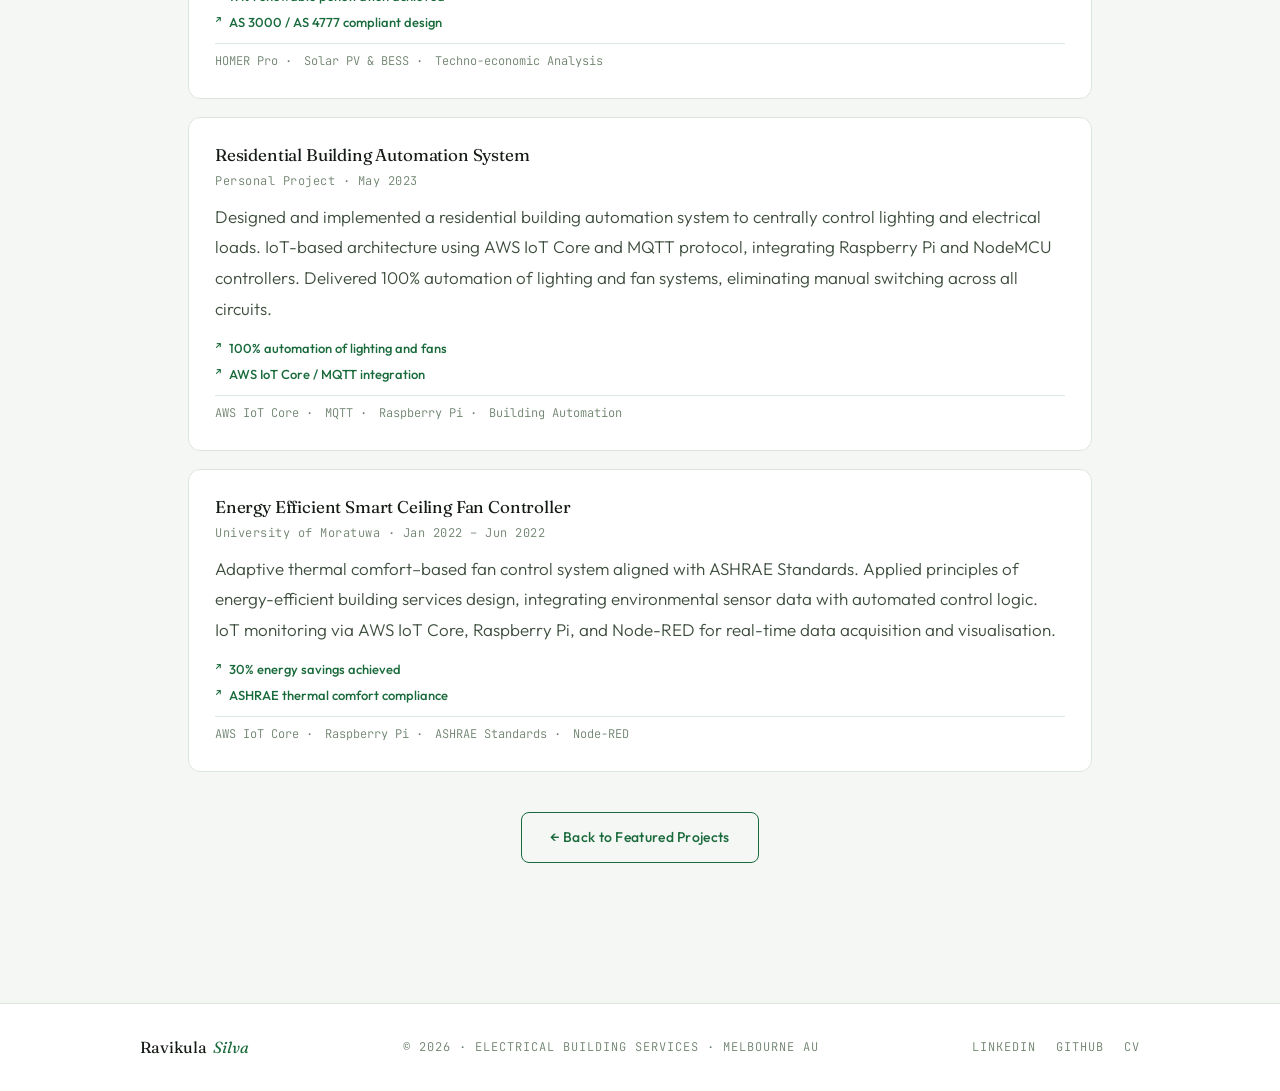
<file: projects.html>
<!DOCTYPE html>
<html lang="en" data-theme="light">
<head>
  <meta charset="UTF-8">
  <meta name="viewport" content="width=device-width, initial-scale=1.0">
  <title>All Projects — Ravikula Silva</title>
  <meta name="description" content="Full project portfolio of Ravikula Silva — Electrical Building Services Engineer. Melbourne, Australia.">
  <link rel="preconnect" href="https://fonts.googleapis.com">
  <link href="https://fonts.googleapis.com/css2?family=Fraunces:ital,wght@0,300;0,400;0,600;1,300;1,400&family=Outfit:wght@300;400;500;600&family=JetBrains+Mono:wght@400;500&display=swap" rel="stylesheet">
  <link rel="stylesheet" href="styles.css">
  <!-- Google tag (gtag.js) -->
  <script async src="https://www.googletagmanager.com/gtag/js?id=G-GCCTSZGXBN"></script>
  <script>
    window.dataLayer = window.dataLayer || [];
    function gtag(){dataLayer.push(arguments);}
    gtag('js', new Date());
    gtag('config', 'G-GCCTSZGXBN');
  </script>
</head>
<body>

<div id="prog"></div>

<!-- NAV -->
<nav id="mainNav">
  <div class="nav-inner">
    <a href="index.html" class="nav-logo" style="text-decoration:none;color:inherit">
      <div class="nav-logo-dot"></div>
      Ravikula Silva
    </a>
    <ul class="nav-links">
      <li><a href="index.html#about">About</a></li>
      <li><a href="index.html#expertise">Expertise</a></li>
      <li><a href="index.html#experience">Experience</a></li>
      <li><a href="index.html#projects">Projects</a></li>
      <li><a href="index.html#skills">Skills</a></li>
      <li><a href="index.html#education">Education</a></li>
      <li><a href="index.html#beyond">Beyond Work</a></li>
      <li><a href="index.html#connect">Connect</a></li>
    </ul>
    <div class="nav-right">
      <div class="theme-wrap">
        <span class="theme-lbl" id="themeLbl">Light</span>
        <button class="toggle" id="themeBtn" aria-label="Toggle theme"></button>
      </div>
      <a href="cv.pdf" download="Ravikula Silva Resume.pdf" target="_blank" class="nav-cv">Download CV</a>
      <button class="hamburger" id="ham" aria-label="Menu">
        <span></span><span></span><span></span>
      </button>
    </div>
  </div>
</nav>
<div class="mobile-nav" id="mobileNav">
  <a href="index.html#about"      onclick="closeMob()">About</a>
  <a href="index.html#expertise"  onclick="closeMob()">Expertise</a>
  <a href="index.html#experience" onclick="closeMob()">Experience</a>
  <a href="index.html#projects"   onclick="closeMob()">Projects</a>
  <a href="index.html#skills"     onclick="closeMob()">Skills</a>
  <a href="index.html#education"  onclick="closeMob()">Education</a>
  <a href="index.html#beyond"     onclick="closeMob()">Beyond Work</a>
  <a href="index.html#connect"    onclick="closeMob()">Connect</a>
</div>


<!-- ALL PROJECTS -->
<section class="proj-bg" style="padding-top:0">
  <div class="container">
    <div class="projects-page-header" style="padding-bottom:32px">
      <a href="index.html#projects" class="back-link">&larr; Back to Home</a>
      <div class="eyebrow">Full Portfolio</div>
      <h1 class="sec-title">All <em>Projects</em></h1>
      <p class="sec-sub">Research, academic and personal projects across electrical building services, lighting design, building automation, and renewable energy.</p>
    </div>
    <div class="proj-grid" style="grid-template-columns:1fr;margin-top:0">

      <div class="proj-card reveal">
        <div class="proj-title">Electrical Building Services Design — Residential &amp; Commercial, Point Cook VIC</div>
        <div class="proj-origin">RMIT University · Mar 2025 – Jun 2025</div>
        <p class="proj-desc">Complete electrical building services design for a residential dwelling and a detached commercial graphic arts studio, covering cable sizing, voltage drop verification, protection coordination, and lighting design per AS 3000, AS 3008.1, and AS 1680, validated in PowerCAD and DIALux. Produced SLDs, circuit layouts, and protection device schedules for both distribution boards.</p>
        <div class="proj-outcomes">
          <div class="proj-outcome">Voltage drop 1.25% vs 3.35% permissible limit</div>
          <div class="proj-outcome">Full AS 3000 / AS 3008.1 / AS 1680 compliant design package</div>
        </div>
        <div class="proj-tools">
          <span class="proj-tool">AutoCAD&nbsp;·&nbsp;</span>
          <span class="proj-tool">PowerCAD&nbsp;·&nbsp;</span>
          <span class="proj-tool">DIALux&nbsp;·&nbsp;</span>
          <span class="proj-tool">AS 3000 · AS 3008.1 · AS 1680</span>
        </div>
      </div>

      <div class="proj-card reveal">
        <div class="proj-title">Healthcare Facility Lighting Control System</div>
        <div class="proj-origin">iAutomation Pty Ltd · Jan 2026 – Apr 2026</div>
        <p class="proj-desc">Led estimation and delivery of a KNX/DALI-based lighting control system for a multi-storey healthcare facility in Victoria. Prepared BOQs and tender documentation, programmed KNX scene control, DALI dimming, relay switching, and BMS interfacing, and coordinated with contractors and wholesalers through to commissioning.</p>
        <div class="proj-outcomes">
          <div class="proj-outcome">AUD 120K project, delivered on scope</div>
          <div class="proj-outcome">KNX/DALI system fully commissioned and verified</div>
        </div>
        <div class="proj-tools">
          <span class="proj-tool">KNX/ETS&nbsp;·&nbsp;</span>
          <span class="proj-tool">DALI&nbsp;·&nbsp;</span>
          <span class="proj-tool">BOQ &amp; Estimation&nbsp;·&nbsp;</span>
          <span class="proj-tool">Site Commissioning</span>
        </div>
      </div>

      <div class="proj-card reveal">
        <div class="proj-title">Automated Small Scale Manufacturing System Design</div>
        <div class="proj-origin">RMIT University · Jul 2023 – Sep 2023</div>
        <p class="proj-desc">Designed PLC-based automation in Siemens TIA Portal for a modular manufacturing line, developing ladder logic for colour detection, proximity sensing, encoder-based positioning, and round-robin sorting with real-time calibration. Commissioned control systems and diagnosed PLC and actuator faults using structured fault-finding methods.</p>
        <div class="proj-outcomes">
          <div class="proj-outcome">Fully automated sorting and control system</div>
          <div class="proj-outcome">Structured commissioning and fault diagnosis</div>
        </div>
        <div class="proj-tools">
          <span class="proj-tool">Siemens TIA Portal&nbsp;·&nbsp;</span>
          <span class="proj-tool">PLC Programming&nbsp;·&nbsp;</span>
          <span class="proj-tool">Commissioning</span>
        </div>
      </div>

      <div class="proj-card reveal">
        <div class="proj-title">Residential Hybrid Microgrid — Fairfield, Victoria</div>
        <div class="proj-origin">RMIT University · Jul 2024 – Sep 2024</div>
        <p class="proj-desc">Designed a residential hybrid microgrid integrating a 2.5 kW solar PV array, 2 kW inverter, 15 kWh battery storage, and diesel generator using real Fairfield household load data. HOMER Pro dispatch optimisation evaluating four strategies (Cycle Charging, Load Following, Combined, Predictive) with full NPC, LCOE, and techno-economic analysis.</p>
        <div class="proj-outcomes">
          <div class="proj-outcome">17% renewable penetration achieved</div>
          <div class="proj-outcome">AS 3000 / AS 4777 compliant design</div>
        </div>
        <div class="proj-tools">
          <span class="proj-tool">HOMER Pro&nbsp;·&nbsp;</span>
          <span class="proj-tool">Solar PV &amp; BESS&nbsp;·&nbsp;</span>
          <span class="proj-tool">Techno-economic Analysis</span>
        </div>
      </div>

      <div class="proj-card reveal">
        <div class="proj-title">Residential Building Automation System</div>
        <div class="proj-origin">Personal Project · May 2023</div>
        <p class="proj-desc">Designed and implemented a residential building automation system to centrally control lighting and electrical loads. IoT-based architecture using AWS IoT Core and MQTT protocol, integrating Raspberry Pi and NodeMCU controllers. Delivered 100% automation of lighting and fan systems, eliminating manual switching across all circuits.</p>
        <div class="proj-outcomes">
          <div class="proj-outcome">100% automation of lighting and fans</div>
          <div class="proj-outcome">AWS IoT Core / MQTT integration</div>
        </div>
        <div class="proj-tools">
          <span class="proj-tool">AWS IoT Core&nbsp;·&nbsp;</span>
          <span class="proj-tool">MQTT&nbsp;·&nbsp;</span>
          <span class="proj-tool">Raspberry Pi&nbsp;·&nbsp;</span>
          <span class="proj-tool">Building Automation</span>
        </div>
      </div>

      <div class="proj-card reveal">
        <div class="proj-title">Energy Efficient Smart Ceiling Fan Controller</div>
        <div class="proj-origin">University of Moratuwa · Jan 2022 – Jun 2022</div>
        <p class="proj-desc">Adaptive thermal comfort–based fan control system aligned with ASHRAE Standards. Applied principles of energy-efficient building services design, integrating environmental sensor data with automated control logic. IoT monitoring via AWS IoT Core, Raspberry Pi, and Node-RED for real-time data acquisition and visualisation.</p>
        <div class="proj-outcomes">
          <div class="proj-outcome">30% energy savings achieved</div>
          <div class="proj-outcome">ASHRAE thermal comfort compliance</div>
        </div>
        <div class="proj-tools">
          <span class="proj-tool">AWS IoT Core&nbsp;·&nbsp;</span>
          <span class="proj-tool">Raspberry Pi&nbsp;·&nbsp;</span>
          <span class="proj-tool">ASHRAE Standards&nbsp;·&nbsp;</span>
          <span class="proj-tool">Node-RED</span>
        </div>
      </div>

    </div>

    <div class="proj-more reveal" style="margin-bottom: 52px">
      <a href="index.html#projects" class="btn-outline">&larr; Back to Featured Projects</a>
    </div>

  </div>
</section>


<!-- FOOTER -->
<footer>
  <div class="foot-inner">
    <div class="foot-logo">Ravikula <em>Silva</em></div>
    <div class="foot-copy">© 2026 · ELECTRICAL BUILDING SERVICES · MELBOURNE AU</div>
    <div class="foot-links">
      <a href="https://www.linkedin.com/in/ravikula-silva/" target="_blank">LinkedIn</a>
      <a href="https://github.com/Ravikula"                 target="_blank">GitHub</a>
      <a href="cv.pdf" download="Ravikula Silva Resume.pdf" target="_blank">CV</a>
    </div>
  </div>
</footer>

<script src="js/main.js"></script>
</body>
</html>
</file>
<file: styles.css>
/* ============================================================
   RAVIKULA SILVA — POWER SYSTEMS & RENEWABLES
   style.css
   ============================================================ */

/* ------------------------------------------------------------
   1. THEME TOKENS
   ------------------------------------------------------------ */
:root {
  --bg:         #f5f7f5;
  --bg2:        #ffffff;
  --bg3:        #edf2ed;
  --surface:    #ffffff;
  --border:     #dde6dd;
  --border2:    #c8d8c8;
  --text:       #141a14;
  --text2:      #3d4d3d;
  --muted:      #6e826e;
  --accent:     #1a6b3c;
  --accent-h:   #155c32;
  --accent-lt:  #e8f5ee;
  --accent2:    #c47d0a;
  --accent2-lt: #fdf4e3;
  --nav-bg:     rgba(245, 247, 245, 0.93);
  --shadow:     0 1px 4px rgba(0,0,0,.06), 0 4px 16px rgba(0,0,0,.04);
  --shadow-md:  0 2px 10px rgba(0,0,0,.08), 0 8px 32px rgba(0,0,0,.06);
  --r:          12px;
  --r-sm:       8px;
}

[data-theme="dark"] {
  --bg:         #0c100c;
  --bg2:        #111511;
  --bg3:        #171d17;
  --surface:    #171d17;
  --border:     #1f2a1f;
  --border2:    #283228;
  --text:       #e6ede6;
  --text2:      #a8b8a8;
  --muted:      #627062;
  --accent:     #3dba6e;
  --accent-h:   #4dca7e;
  --accent-lt:  #0a1f0f;
  --accent2:    #e09830;
  --accent2-lt: #1f1505;
  --nav-bg:     rgba(12, 16, 12, 0.93);
  --shadow:     0 1px 4px rgba(0,0,0,.3), 0 4px 16px rgba(0,0,0,.2);
  --shadow-md:  0 2px 10px rgba(0,0,0,.4), 0 8px 32px rgba(0,0,0,.3);
}

/* ------------------------------------------------------------
   2. RESET & BASE
   ------------------------------------------------------------ */
*, *::before, *::after {
  margin: 0;
  padding: 0;
  box-sizing: border-box;
}

html {
  scroll-behavior: smooth;
  font-size: 18px;
}

body {
  background: var(--bg);
  color: var(--text);
  font-family: 'Outfit', sans-serif;
  font-weight: 300;
  line-height: 1.65;
  overflow-x: hidden;
  transition: background .3s, color .3s;
}

img { max-width: 100%; display: block; }
a { color: var(--accent); text-decoration: none; }
a:hover { text-decoration: underline; }

/* ------------------------------------------------------------
   3. PROGRESS BAR
   ------------------------------------------------------------ */
#prog {
  position: fixed;
  top: 0; left: 0;
  height: 3px;
  background: linear-gradient(90deg, var(--accent), var(--accent2));
  z-index: 2000;
  width: 0;
  transition: width .1s linear;
  pointer-events: none;
}

/* ------------------------------------------------------------
   4. NAVIGATION
   ------------------------------------------------------------ */
nav {
  position: fixed;
  top: 0; width: 100%;
  z-index: 1000;
  background: var(--nav-bg);
  backdrop-filter: blur(16px);
  -webkit-backdrop-filter: blur(16px);
  border-bottom: 1px solid var(--border);
  transition: background .3s;
}

.nav-inner {
  display: flex;
  align-items: center;
  justify-content: space-between;
  height: 64px;
  padding: 0 48px;
  max-width: 1096px; /* 1000px content + 48px padding each side */
  margin: 0 auto;
}

.nav-logo {
  display: flex;
  align-items: center;
  gap: 10px;
  font-family: 'Fraunces', serif;
  font-weight: 400;
  font-size: 17px;
  color: var(--text);
  letter-spacing: -.02em;
}

.nav-logo-dot {
  width: 8px; height: 8px;
  background: var(--accent);
  border-radius: 50%;
  flex-shrink: 0;
  animation: pulse 2.5s infinite;
}

@keyframes pulse {
  0%, 100% { opacity: 1; transform: scale(1); }
  50%       { opacity: .5; transform: scale(1.4); }
}

.nav-sub {
  font-family: 'JetBrains Mono', monospace;
  font-size: 10px;
  letter-spacing: 2px;
  color: var(--accent);
  text-transform: uppercase;
  margin-left: 4px;
  align-self: flex-end;
  margin-bottom: 2px;
}

.nav-links {
  display: flex;
  align-items: center;
  gap: 24px;
  list-style: none;
}

.nav-links a {
  font-size: 13px;
  font-weight: 400;
  color: var(--text2);
  letter-spacing: .02em;
  transition: color .2s;
}

.nav-links a:hover,
.nav-links a.active {
  color: var(--accent);
  text-decoration: none;
}

.nav-right {
  display: flex;
  align-items: center;
  gap: 14px;
}

.theme-wrap {
  display: flex;
  align-items: center;
  gap: 8px;
}

.theme-lbl {
  font-family: 'JetBrains Mono', monospace;
  font-size: 11px;
  color: var(--muted);
  letter-spacing: 1px;
}

.toggle {
  width: 40px; height: 22px;
  background: var(--border2);
  border-radius: 11px;
  border: none;
  cursor: pointer;
  position: relative;
  transition: background .3s;
  flex-shrink: 0;
}

.toggle::after {
  content: '';
  position: absolute;
  top: 3px; left: 3px;
  width: 16px; height: 16px;
  background: var(--bg);
  border-radius: 50%;
  transition: transform .3s, background .3s;
  box-shadow: 0 1px 3px rgba(0,0,0,.2);
}

[data-theme="dark"] .toggle { background: var(--accent); }
[data-theme="dark"] .toggle::after {
  transform: translateX(18px);
  background: #0c100c;
}

.nav-cv {
  background: var(--accent);
  color: #fff;
  padding: 8px 18px;
  border-radius: 6px;
  font-size: 13px;
  font-weight: 500;
  letter-spacing: .5px;
  transition: all .2s;
  white-space: nowrap;
  display: inline-block;
}

.nav-cv:hover {
  background: var(--accent-h);
  text-decoration: none;
  transform: translateY(-1px);
}

.hamburger {
  display: none;
  flex-direction: column;
  gap: 5px;
  cursor: pointer;
  background: none;
  border: none;
  padding: 4px;
}

.hamburger span {
  display: block;
  width: 22px; height: 1.5px;
  background: var(--text);
  transition: all .3s;
}

.mobile-nav {
  display: none;
  position: fixed;
  top: 64px; left: 0;
  width: 100%;
  background: var(--nav-bg);
  backdrop-filter: blur(16px);
  border-bottom: 1px solid var(--border);
  padding: 20px 24px;
  flex-direction: column;
  gap: 0;
  z-index: 999;
}

.mobile-nav.open { display: flex; }

.mobile-nav a {
  font-size: 15px;
  color: var(--text2);
  padding: 12px 0;
  border-bottom: 1px solid var(--border);
}

.mobile-nav a:last-child { border-bottom: none; }

/* ------------------------------------------------------------
   5. LAYOUT — single consistent width for everything
   ------------------------------------------------------------ */
.container {
  max-width: 1000px;
  margin: 0 auto;
  padding: 0 48px;
}

section { padding: 88px 0; }

/* ------------------------------------------------------------
   6. SHARED TYPOGRAPHY
   ------------------------------------------------------------ */
.eyebrow {
  font-family: 'JetBrains Mono', monospace;
  font-size: 11px;
  letter-spacing: 3px;
  text-transform: uppercase;
  color: var(--accent);
  margin-bottom: 12px;
  display: flex;
  align-items: center;
  gap: 10px;
}

.eyebrow::after {
  content: '';
  display: block;
  width: 36px; height: 1px;
  background: var(--accent);
  opacity: .5;
}

.sec-title {
  font-family: 'Fraunces', serif;
  font-weight: 300;
  font-size: clamp(28px, 4vw, 46px);
  line-height: 1.1;
  letter-spacing: -.02em;
  color: var(--text);
  margin-bottom: 14px;
}

.sec-title em { font-style: italic; color: var(--accent); }

.sec-sub {
  font-size: 17px;
  color: var(--text2);
  max-width: 560px;
  line-height: 1.8;
  font-weight: 300;
}

/* ------------------------------------------------------------
   7. REVEAL ANIMATION
   ------------------------------------------------------------ */
.reveal {
  opacity: 0;
  transform: translateY(22px);
  transition: opacity .7s ease, transform .7s ease;
}

.reveal.visible {
  opacity: 1;
  transform: translateY(0);
}

@keyframes fadeUp {
  from { opacity: 0; transform: translateY(24px); }
  to   { opacity: 1; transform: translateY(0); }
}

/* ------------------------------------------------------------
   8. HERO
   ------------------------------------------------------------ */
.hero {
  display: grid;
  grid-template-columns: 0.85fr 1.15fr;
  align-items: center;
  gap: 52px;
  padding: 96px 0 36px;
}

.hero-eyebrow {
  display: flex;
  align-items: center;
  gap: 10px;
  margin-bottom: 0;
}

.hero-video-footer {
  display: flex;
  align-items: center;
  justify-content: space-between;
  gap: 16px;
  margin-top: 14px;
  flex-wrap: wrap;
}

.loc-dot {
  width: 7px; height: 7px;
  background: var(--accent);
  border-radius: 50%;
  animation: pulse 2s infinite;
}

.hero-eyebrow-txt {
  font-family: 'JetBrains Mono', monospace;
  font-size: 12px;
  letter-spacing: 2px;
  color: var(--muted);
  text-transform: uppercase;
}

.hero-name {
  font-family: 'Fraunces', serif;
  font-weight: 300;
  font-size: clamp(38px, 4.8vw, 62px);
  line-height: 1;
  letter-spacing: -.03em;
  color: var(--text);
  margin-bottom: 6px;
  animation: fadeUp .8s .1s ease both;
}

.hero-name em { font-style: italic; color: var(--accent); }

.hero-role {
  font-family: 'Fraunces', serif;
  font-weight: 300;
  font-size: clamp(17px, 2.2vw, 24px);
  color: var(--text2);
  letter-spacing: -.01em;
  margin-bottom: 22px;
  font-style: italic;
  animation: fadeUp .8s .2s ease both;
}

.hero-desc {
  font-size: 17px;
  color: var(--text2);
  line-height: 1.9;
  max-width: 500px;
  margin-bottom: 28px;
  font-weight: 300;
  animation: fadeUp .8s .3s ease both;
}

.hero-tags {
  display: flex;
  flex-wrap: wrap;
  gap: 7px;
  margin-bottom: 24px;
  animation: fadeUp .8s .35s ease both;
}

.hero-tag {
  font-family: 'JetBrains Mono', monospace;
  font-size: 11px;
  letter-spacing: 1px;
  color: var(--accent);
  background: var(--accent-lt);
  border: 1px solid rgba(26,107,60,.2);
  border-radius: 4px;
  padding: 4px 10px;
}

.hero-btns {
  display: flex;
  gap: 14px;
  flex-wrap: wrap;
  animation: fadeUp .8s .4s ease both;
}

.btn-p {
  background: var(--accent);
  color: #fff;
  padding: 13px 28px;
  border-radius: 8px;
  font-size: 14px;
  font-weight: 500;
  letter-spacing: .3px;
  border: none;
  cursor: pointer;
  transition: all .2s;
  display: inline-flex;
  align-items: center;
  gap: 8px;
}

.btn-p:hover {
  background: var(--accent-h);
  text-decoration: none;
  transform: translateY(-2px);
  box-shadow: 0 4px 18px rgba(26,107,60,.25);
}

.hero-right {
  display: flex;
  flex-direction: column;
  gap: 16px;
  animation: fadeUp .8s .2s ease both;
}

.hero-video-wrap {
  border-radius: 14px;
  overflow: hidden;
  border: 1px solid var(--border);
  box-shadow: var(--shadow-md);
}

.hero-video-ph {
  width: 100%;
  aspect-ratio: 16/9;
  background: var(--bg3);
  display: flex;
  flex-direction: column;
  align-items: center;
  justify-content: center;
  gap: 16px;
  cursor: pointer;
}

.play-ring {
  width: 68px; height: 68px;
  border-radius: 50%;
  background: var(--accent);
  display: flex;
  align-items: center;
  justify-content: center;
  transition: transform .2s, box-shadow .2s;
  box-shadow: 0 4px 24px rgba(26,107,60,.35);
}

.play-ring:hover {
  transform: scale(1.07);
  box-shadow: 0 6px 32px rgba(26,107,60,.45);
}

.play-tri {
  width: 0; height: 0;
  border-style: solid;
  border-width: 10px 0 10px 18px;
  border-color: transparent transparent transparent #fff;
  margin-left: 3px;
}

.video-lbl {
  font-family: 'JetBrains Mono', monospace;
  font-size: 11px;
  letter-spacing: 2px;
  color: var(--muted);
  text-transform: uppercase;
}

.stats-row {
  display: grid;
  grid-template-columns: repeat(3, 1fr);
  gap: 1px;
  background: var(--border);
  border: 1px solid var(--border);
  border-radius: 12px;
  overflow: hidden;
}

.stat {
  background: var(--surface);
  padding: 16px 12px;
  text-align: center;
}

.stat-n {
  font-family: 'Fraunces', serif;
  font-size: 24px;
  font-weight: 400;
  color: var(--accent);
  line-height: 1;
  margin-bottom: 4px;
}

.stat-l {
  font-size: 11px;
  color: var(--muted);
  font-family: 'JetBrains Mono', monospace;
  letter-spacing: 1px;
  text-transform: uppercase;
  line-height: 1.5;
}

/* ------------------------------------------------------------
   9. ABOUT
   ------------------------------------------------------------ */
.about-bg { background: var(--bg2); }

.about-bg .eyebrow { justify-content: center; }

.about-bg .sec-title { text-align: center; }

.about-text p {
  font-size: 17px;
  color: var(--text2);
  line-height: 1.9;
  margin-bottom: 16px;
  font-weight: 300;
  text-align: justify;
}

.about-text p:last-child { margin-bottom: 0; }

/* no bold in about — strong renders same weight */
.about-text p strong {
  color: var(--text2);
  font-weight: 300;
}

/* ------------------------------------------------------------
   10. EXPERTISE CARDS
   ------------------------------------------------------------ */
.exp-bg { background: var(--bg); }

.exp-grid {
  display: grid;
  grid-template-columns: repeat(3, 1fr);
  gap: 18px;
  margin-top: 52px;
}

.exp-card {
  background: var(--bg2);
  border: 1px solid var(--border);
  border-radius: var(--r);
  padding: 28px 24px;
  transition: all .3s;
  position: relative;
  overflow: hidden;
}

.exp-card::before {
  content: '';
  position: absolute;
  top: 0; left: 0; right: 0;
  height: 3px;
  background: linear-gradient(90deg, var(--accent), var(--accent2));
  transform: scaleX(0);
  transform-origin: left;
  transition: transform .4s ease;
}

.exp-card:hover::before { transform: scaleX(1); }

.exp-card:hover {
  border-color: var(--accent);
  transform: translateY(-4px);
  box-shadow: var(--shadow-md);
}

.exp-icon {
  width: 46px; height: 46px;
  background: var(--accent-lt);
  border-radius: 10px;
  display: flex;
  align-items: center;
  justify-content: center;
  font-size: 20px;
  margin-bottom: 18px;
  border: 1px solid var(--border);
}

.exp-title {
  font-family: 'Fraunces', serif;
  font-size: 17px;
  font-weight: 400;
  color: var(--text);
  margin-bottom: 9px;
  letter-spacing: -.01em;
}

.exp-desc {
  font-size: 17px;
  color: var(--text2);
  line-height: 1.8;
  font-weight: 300;
}

/* ------------------------------------------------------------
   11. TIMELINE / EXPERIENCE
   ------------------------------------------------------------ */
.tl-bg { background: var(--bg2); }

.timeline {
  margin-top: 52px;
}

.tl-item {
  display: grid;
  grid-template-columns: 110px 1fr;
  gap: 0 36px;
  padding-bottom: 48px;
  position: relative;
}

.tl-item:last-child { padding-bottom: 0; }

.tl-left {
  text-align: right;
  padding-top: 4px;
  position: relative;
}

.tl-left::after {
  content: '';
  position: absolute;
  right: -19px; top: 10px;
  width: 1px;
  bottom: -48px;
  background: var(--border);
}

.tl-item:last-child .tl-left::after { display: none; }

.tl-date {
  font-family: 'JetBrains Mono', monospace;
  font-size: 11px;
  color: var(--accent);
  letter-spacing: 1px;
  line-height: 1.6;
}

.tl-diamond {
  position: absolute;
  right: -23px; top: 5px;
  width: 9px; height: 9px;
  background: var(--accent);
  transform: rotate(45deg);
  border-radius: 1px;
  z-index: 2;
}

.tl-role {
  font-family: 'Fraunces', serif;
  font-size: 20px;
  font-weight: 400;
  color: var(--text);
  margin-bottom: 2px;
  letter-spacing: -.01em;
}

.tl-company {
  font-size: 14px;
  color: var(--accent);
  font-weight: 500;
  margin-bottom: 10px;
  display: flex;
  align-items: center;
  gap: 8px;
  flex-wrap: wrap;
}

.tl-loc {
  font-size: 11px;
  color: var(--muted);
  font-family: 'JetBrains Mono', monospace;
  letter-spacing: 1px;
}

.tl-desc {
  font-size: 17px;
  color: var(--text2);
  line-height: 1.8;
  margin-bottom: 12px;
  font-weight: 300;
}

.tl-pts {
  display: flex;
  flex-direction: column;
  gap: 5px;
}

.tl-pt {
  font-size: 17px;
  color: var(--text2);
  line-height: 1.7;
  padding-left: 17px;
  position: relative;
  font-weight: 300;
}

.tl-pt::before {
  content: '▸';
  position: absolute;
  left: 0;
  color: var(--accent);
  font-size: 10px;
  top: 3px;
}

.tl-pt strong { color: var(--text2); font-weight: 500; }

/* ------------------------------------------------------------
   12. PROJECTS
   ------------------------------------------------------------ */
.proj-bg { background: var(--bg); }

.proj-grid {
  display: grid;
  grid-template-columns: repeat(3, 1fr);
  gap: 18px;
  margin-top: 52px;
}

.proj-card {
  background: var(--bg2);
  border: 1px solid var(--border);
  border-radius: var(--r);
  padding: 26px;
  transition: all .3s;
  display: flex;
  flex-direction: column;
  gap: 10px;
  position: relative;
  overflow: hidden;
}

.proj-card::after {
  content: '';
  position: absolute;
  bottom: 0; left: 0; right: 0;
  height: 2px;
  background: linear-gradient(90deg, var(--accent), var(--accent2));
  transform: scaleX(0);
  transition: transform .3s;
  transform-origin: left;
}

.proj-card:hover::after { transform: scaleX(1); }

.proj-card:hover {
  border-color: var(--accent);
  transform: translateY(-3px);
  box-shadow: var(--shadow-md);
}

.proj-title {
  font-family: 'Fraunces', serif;
  font-size: 17px;
  font-weight: 400;
  color: var(--text);
  letter-spacing: -.01em;
  line-height: 1.3;
}

.proj-origin {
  font-size: 12px;
  color: var(--muted);
  font-family: 'JetBrains Mono', monospace;
  letter-spacing: .5px;
  margin-top: -4px;
}

.proj-desc {
  font-size: 17px;
  color: var(--text2);
  line-height: 1.8;
  flex: 1;
  font-weight: 300;
}

.proj-bullets {
  display: flex;
  flex-direction: column;
  gap: 5px;
  margin-top: 2px;
}

.proj-bullet {
  font-size: 17px;
  color: var(--text2);
  line-height: 1.7;
  padding-left: 14px;
  position: relative;
  font-weight: 300;
}

.proj-bullet::before {
  content: '▸';
  position: absolute;
  left: 0;
  color: var(--accent);
  font-size: 10px;
  top: 3px;
}

.proj-outcomes {
  display: flex;
  flex-direction: column;
  gap: 4px;
  margin-top: 4px;
}

.proj-outcome {
  font-size: 13px;
  color: var(--accent);
  font-weight: 500;
  padding-left: 14px;
  position: relative;
}

.proj-outcome::before {
  content: '↗';
  position: absolute;
  left: 0;
  font-size: 10px;
}

.proj-tools {
  display: flex;
  flex-wrap: wrap;
  gap: 5px;
  padding-top: 8px;
  border-top: 1px solid var(--border);
}

.proj-tool {
  font-size: 12px;
  color: var(--muted);
  font-family: 'JetBrains Mono', monospace;
}

/* ------------------------------------------------------------
   12b. FEATURED PROJECTS LIST
   ------------------------------------------------------------ */
.feat-list {
  display: flex;
  flex-direction: column;
  gap: 24px;
  margin-top: 52px;
}

.feat-item {
  display: grid;
  grid-template-columns: 1fr 1fr;
  gap: 48px;
  background: var(--bg2);
  border: 1px solid var(--border);
  border-radius: var(--r);
  padding: 36px;
  align-items: stretch;
  position: relative;
  overflow: hidden;
  transition: border-color .3s, box-shadow .3s;
}

.feat-item::before {
  content: '';
  position: absolute;
  top: 0; left: 0; right: 0;
  height: 3px;
  background: linear-gradient(90deg, var(--accent), var(--accent2));
}

.feat-item:hover {
  border-color: var(--accent);
  box-shadow: var(--shadow-md);
}

.feat-item--full {
  grid-template-columns: 1fr;
}

.feat-num {
  font-family: 'JetBrains Mono', monospace;
  font-size: 11px;
  letter-spacing: 3px;
  color: var(--accent);
  margin-bottom: 10px;
  text-transform: uppercase;
}

.feat-title {
  font-family: 'Fraunces', serif;
  font-size: 22px;
  font-weight: 400;
  color: var(--text);
  letter-spacing: -.01em;
  line-height: 1.3;
  margin-bottom: 4px;
}

.feat-origin {
  font-size: 12px;
  color: var(--muted);
  font-family: 'JetBrains Mono', monospace;
  letter-spacing: .5px;
  margin-bottom: 18px;
}

.feat-media {
  display: flex;
  flex-direction: column;
  justify-content: center;
  align-self: stretch;
}

.feat-img-ph {
  aspect-ratio: 4/3;
  background: var(--bg3);
  border-radius: var(--r-sm);
  border: 2px dashed var(--border2);
  display: flex;
  flex-direction: column;
  align-items: center;
  justify-content: center;
  gap: 12px;
  min-height: 220px;
}

.feat-img-ph-icon { font-size: 32px; opacity: .3; }

.feat-img-ph-txt {
  font-family: 'JetBrains Mono', monospace;
  font-size: 11px;
  letter-spacing: 1.5px;
  color: var(--muted);
  text-transform: uppercase;
}

.feat-video-wrap {
  border-radius: var(--r-sm);
  overflow: hidden;
  border: 1px solid var(--border);
  box-shadow: var(--shadow);
}

.feat-video-ph {
  width: 100%;
  aspect-ratio: 16/9;
  background: var(--bg3);
  display: flex;
  flex-direction: column;
  align-items: center;
  justify-content: center;
  gap: 16px;
  cursor: pointer;
}

.proj-more {
  margin-top: 40px;
  text-align: center;
}

.btn-outline {
  display: inline-flex;
  align-items: center;
  gap: 8px;
  padding: 13px 28px;
  border: 1.5px solid var(--accent);
  border-radius: 8px;
  color: var(--accent);
  font-size: 14px;
  font-weight: 500;
  letter-spacing: .3px;
  transition: all .2s;
}

.btn-outline:hover {
  background: var(--accent);
  color: #fff;
  text-decoration: none;
  transform: translateY(-2px);
  box-shadow: 0 4px 18px rgba(26,107,60,.25);
}

/* ------------------------------------------------------------
   13. SKILLS / TOOLS
   ------------------------------------------------------------ */
.skills-bg { background: var(--bg2); }

.tools-grid {
  display: grid;
  grid-template-columns: repeat(3, 1fr);
  gap: 20px;
  margin-top: 52px;
}

.tool-card {
  background: var(--surface);
  border: 1px solid var(--border);
  border-radius: var(--r);
  padding: 24px;
  transition: all .3s;
}

.tool-card:hover {
  border-color: var(--accent);
  transform: translateY(-2px);
  box-shadow: var(--shadow);
}

/* tool category title — same font/size as project titles */
.tool-cat {
  font-family: 'Fraunces', serif;
  font-size: 17px;
  font-weight: 400;
  color: var(--text);
  letter-spacing: -.01em;
  margin-bottom: 16px;
  padding-bottom: 12px;
  border-bottom: 1px solid var(--border);
  display: flex;
  align-items: center;
  gap: 10px;
  line-height: 1.3;
}

.tool-cat-icon { font-size: 18px; flex-shrink: 0; }

.tool-list {
  display: flex;
  flex-direction: column;
  gap: 8px;
}

.tool-item {
  font-size: 17px;
  color: var(--text2);
  line-height: 1.5;
  padding-left: 14px;
  position: relative;
}

.tool-item::before {
  content: '·';
  position: absolute;
  left: 2px;
  color: var(--accent);
  font-size: 18px;
  line-height: .9;
  top: 1px;
}

/* ------------------------------------------------------------
   14. EDUCATION
   ------------------------------------------------------------ */
.edu-bg { background: var(--bg); }

.edu-grid {
  display: grid;
  grid-template-columns: 1fr 1fr;
  gap: 18px;
  margin-top: 52px;
}

.edu-card {
  background: var(--bg2);
  border: 1px solid var(--border);
  border-radius: var(--r);
  padding: 28px;
  transition: all .3s;
  position: relative;
  overflow: hidden;
}

.edu-card::before {
  content: '';
  position: absolute;
  left: 0; top: 0; bottom: 0;
  width: 3px;
  background: linear-gradient(180deg, var(--accent), var(--accent2));
}

.edu-card:hover {
  border-color: var(--accent);
  box-shadow: var(--shadow-md);
}

.edu-degree {
  font-family: 'Fraunces', serif;
  font-size: 19px;
  font-weight: 400;
  color: var(--text);
  margin-bottom: 4px;
  letter-spacing: -.01em;
}

.edu-uni {
  font-size: 15px;
  color: var(--accent);
  font-weight: 500;
  margin-bottom: 10px;
}

.edu-meta {
  display: flex;
  flex-wrap: wrap;
  gap: 7px;
  margin-bottom: 12px;
}

.edu-badge {
  font-size: 12px;
  font-family: 'JetBrains Mono', monospace;
  letter-spacing: .5px;
  padding: 3px 10px;
  border-radius: 4px;
  background: var(--accent-lt);
  color: var(--accent);
  border: 1px solid rgba(26,107,60,.2);
}

.edu-badge.gold {
  background: var(--accent2-lt);
  color: var(--accent2);
  border-color: rgba(196,125,10,.2);
}

.edu-detail {
  font-size: 17px;
  color: var(--text2);
  line-height: 1.7;
  font-weight: 300;
}

.certs-wrap {
  margin-top: 48px;
  padding-top: 36px;
  border-top: 1px solid var(--border);
}

.certs-grid {
  display: grid;
  grid-template-columns: 1fr 1fr;
  gap: 14px;
  margin-top: 14px;
}

.cert-card {
  background: var(--bg);
  border: 1px solid var(--border);
  border-radius: var(--r-sm);
  padding: 18px 20px;
  display: flex;
  gap: 14px;
  align-items: flex-start;
  transition: border-color .2s, box-shadow .2s;
}

.cert-card:hover {
  border-color: var(--accent);
  box-shadow: var(--shadow);
}

.cert-icon {
  font-size: 20px;
  flex-shrink: 0;
  width: 40px; height: 40px;
  background: var(--accent-lt);
  border-radius: 8px;
  display: flex;
  align-items: center;
  justify-content: center;
  border: 1px solid var(--border);
}

.cert-name {
  font-family: 'Fraunces', serif;
  font-size: 15px;
  font-weight: 400;
  color: var(--text);
  margin-bottom: 4px;
  line-height: 1.3;
}

.cert-meta {
  font-family: 'JetBrains Mono', monospace;
  font-size: 10px;
  color: var(--muted);
  letter-spacing: .5px;
}

/* ------------------------------------------------------------
   15. BEYOND WORK
   ------------------------------------------------------------ */
.beyond-bg { background: var(--bg2); }

.beyond-list {
  display: flex;
  flex-direction: column;
  gap: 0;
  margin-top: 52px;
}

.beyond-item {
  padding: 40px 0;
  border-top: 1px solid var(--border);
}

.beyond-item:last-child { border-bottom: 1px solid var(--border); }

.beyond-item-header {
  display: flex;
  align-items: center;
  gap: 16px;
  margin-bottom: 18px;
}

.beyond-item-icon { font-size: 28px; flex-shrink: 0; }

.beyond-item-title {
  font-family: 'Fraunces', serif;
  font-size: 22px;
  font-weight: 400;
  color: var(--text);
  letter-spacing: -.01em;
}

.beyond-item-body p {
  font-size: 17px;
  color: var(--text2);
  line-height: 1.9;
  font-weight: 300;
  margin-bottom: 14px;
}

.beyond-item-body p:last-child { margin-bottom: 0; }

/* no bold in beyond section */
.beyond-item-body p strong {
  color: var(--text2);
  font-weight: 300;
}

.beyond-footnote {
  font-style: italic;
  font-size: 15px !important;
  color: var(--muted) !important;
}

.run-stats {
  display: flex;
  flex-wrap: wrap;
  gap: 8px;
  margin: 4px 0 12px;
}

.run-stat {
  font-family: 'JetBrains Mono', monospace;
  font-size: 12px;
  color: var(--accent);
  background: var(--accent-lt);
  border: 1px solid rgba(26,107,60,.2);
  border-radius: 4px;
  padding: 5px 11px;
}

.strava-link {
  display: inline-flex;
  align-items: center;
  gap: 7px;
  font-size: 13px;
  font-weight: 500;
  color: var(--accent);
  padding: 7px 14px;
  border: 1px solid rgba(26,107,60,.3);
  border-radius: 6px;
  transition: all .2s;
}

.strava-link:hover {
  background: var(--accent-lt);
  text-decoration: none;
}

.award-box {
  display: flex;
  gap: 10px;
  align-items: flex-start;
  margin-top: 16px;
  padding: 12px 14px;
  background: var(--bg3);
  border-radius: var(--r-sm);
  border: 1px solid var(--border);
}

.award-dot {
  width: 6px; height: 6px;
  background: var(--accent2);
  border-radius: 50%;
  flex-shrink: 0;
  margin-top: 5px;
}

.award-txt {
  font-size: 17px;
  color: var(--text2);
  line-height: 1.6;
}

.award-txt strong {
  color: var(--text2);
  font-weight: 500;
  display: block;
  margin-bottom: 2px;
}

/* Photo gallery inside community card */
.photo-gallery {
  display: grid;
  grid-template-columns: repeat(4, 1fr);
  gap: 8px;
  margin: 16px 0;
}

.photo-slot {
  border-radius: var(--r-sm);
  overflow: hidden;
  background: var(--bg3);
  border: 1px solid var(--border);
  aspect-ratio: 1/1;
  display: flex;
  align-items: center;
  justify-content: center;
  position: relative;
}

.photo-slot img {
  width: 100%; height: 100%;
  object-fit: cover;
  display: block;
  transition: transform .3s;
}

.photo-slot:hover img { transform: scale(1.05); }

.photo-slot-ph {
  display: flex;
  flex-direction: column;
  align-items: center;
  justify-content: center;
  gap: 5px;
  width: 100%; height: 100%;
  padding: 8px;
}

.photo-slot-ph-icon { font-size: 20px; opacity: .3; }

.photo-slot-ph-txt {
  font-family: 'JetBrains Mono', monospace;
  font-size: 9px;
  color: var(--muted);
  letter-spacing: 1px;
  text-transform: uppercase;
  text-align: center;
  line-height: 1.5;
}

/* ------------------------------------------------------------
   16. CONNECT
   ------------------------------------------------------------ */
.connect-bg { background: var(--bg); }

.connect-inner { max-width: 100%; }

.connect-h {
  font-family: 'Fraunces', serif;
  font-size: clamp(28px, 4vw, 46px);
  font-weight: 300;
  line-height: 1.15;
  letter-spacing: -.02em;
  color: var(--text);
  margin-bottom: 16px;
}

.connect-h em { font-style: italic; color: var(--accent); }

.connect-body {
  font-size: 17px;
  color: var(--text2);
  line-height: 1.9;
  margin-bottom: 36px;
  font-weight: 300;
}

.connect-items {
  display: flex;
  flex-direction: column;
  gap: 14px;
  margin-bottom: 36px;
}

.c-item {
  display: flex;
  align-items: center;
  gap: 14px;
}

.c-ic {
  width: 40px; height: 40px;
  background: var(--accent-lt);
  border-radius: 8px;
  display: flex;
  align-items: center;
  justify-content: center;
  font-size: 17px;
  flex-shrink: 0;
  border: 1px solid var(--border);
}

.c-lbl {
  font-family: 'JetBrains Mono', monospace;
  font-size: 10px;
  letter-spacing: 2px;
  color: var(--muted);
  text-transform: uppercase;
  display: block;
  margin-bottom: 2px;
}

.c-val {
  font-size: 17px;
  color: var(--text2);
  font-weight: 400;
}

.socials {
  display: flex;
  gap: 10px;
  flex-wrap: wrap;
}

.soc-btn {
  height: 40px;
  padding: 0 16px;
  border: 1px solid var(--border);
  border-radius: 8px;
  display: flex;
  align-items: center;
  gap: 8px;
  font-size: 13px;
  font-weight: 500;
  transition: all .2s;
  background: var(--surface);
  color: var(--text2);
  font-family: 'Outfit', sans-serif;
}

.soc-btn:hover {
  border-color: var(--accent);
  color: var(--accent);
  transform: translateY(-2px);
  text-decoration: none;
}

/* ------------------------------------------------------------
   17a. PROJECTS PAGE
   ------------------------------------------------------------ */
.projects-page-header {
  padding: 96px 0 52px;
}

.back-link {
  font-family: 'JetBrains Mono', monospace;
  font-size: 12px;
  letter-spacing: 1.5px;
  color: var(--muted);
  text-transform: uppercase;
  display: inline-flex;
  align-items: center;
  gap: 6px;
  margin-bottom: 28px;
  transition: color .2s;
}

.back-link:hover {
  color: var(--accent);
  text-decoration: none;
}

/* ------------------------------------------------------------
   17. FOOTER
   ------------------------------------------------------------ */
footer {
  background: var(--bg2);
  border-top: 1px solid var(--border);
  padding: 30px 0;
}

.foot-inner {
  display: flex;
  justify-content: space-between;
  align-items: center;
  flex-wrap: wrap;
  gap: 14px;
  padding: 0 48px;
  max-width: 1096px;
  margin: 0 auto;
}

.foot-logo {
  font-family: 'Fraunces', serif;
  font-size: 16px;
  font-weight: 400;
  color: var(--text);
  display: flex;
  align-items: center;
  gap: 6px;
}

.foot-logo em { font-style: italic; color: var(--accent); }

.foot-copy {
  font-size: 12px;
  color: var(--muted);
  font-family: 'JetBrains Mono', monospace;
  letter-spacing: 1px;
}

.foot-links { display: flex; gap: 20px; }

.foot-links a {
  font-size: 12px;
  color: var(--muted);
  letter-spacing: 1px;
  text-transform: uppercase;
  font-family: 'JetBrains Mono', monospace;
  transition: color .2s;
}

.foot-links a:hover { color: var(--accent); text-decoration: none; }

/* ------------------------------------------------------------
   18. RESPONSIVE
   ------------------------------------------------------------ */
@media (max-width: 960px) {
  .hero { grid-template-columns: 1fr; gap: 48px; }
  .hero-right { order: -1; }
  .exp-grid, .proj-grid, .tools-grid { grid-template-columns: 1fr 1fr; }
  .edu-grid { grid-template-columns: 1fr; }
  .feat-item { grid-template-columns: 1fr; }
}

@media (max-width: 620px) {
  .certs-grid      { grid-template-columns: 1fr; }
  .container       { padding: 0 24px; }
  .nav-inner       { padding: 0 24px; }
  .foot-inner      { padding: 0 24px; flex-direction: column; text-align: center; }
  .nav-links       { display: none; }
  .theme-lbl       { display: none; }
  .hamburger       { display: flex; }
  section          { padding: 64px 0; }
  .exp-grid, .proj-grid, .tools-grid { grid-template-columns: 1fr; }
  .tl-item         { grid-template-columns: 1fr; }
  .tl-left         { text-align: left; padding-bottom: 6px; }
  .tl-left::after, .tl-diamond { display: none; }
  .photo-gallery   { grid-template-columns: 1fr 1fr; }
}
</file>
